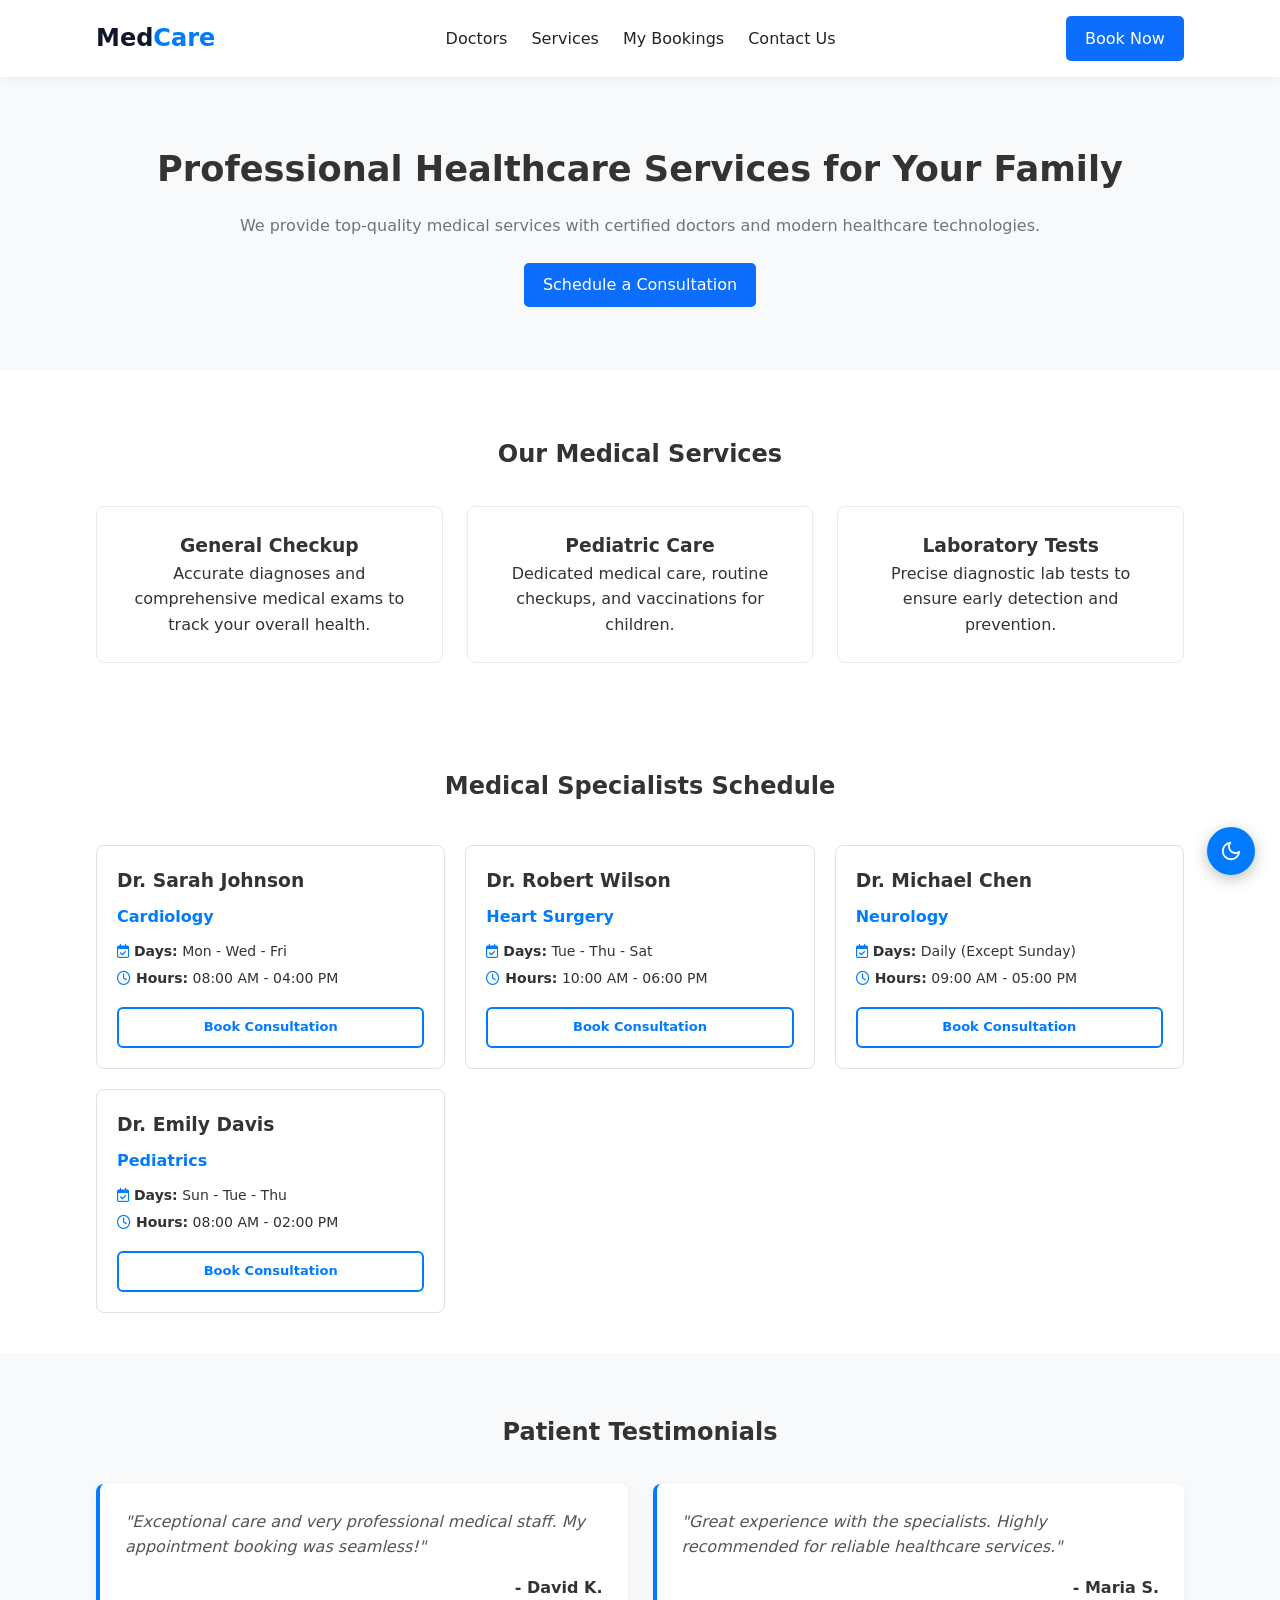
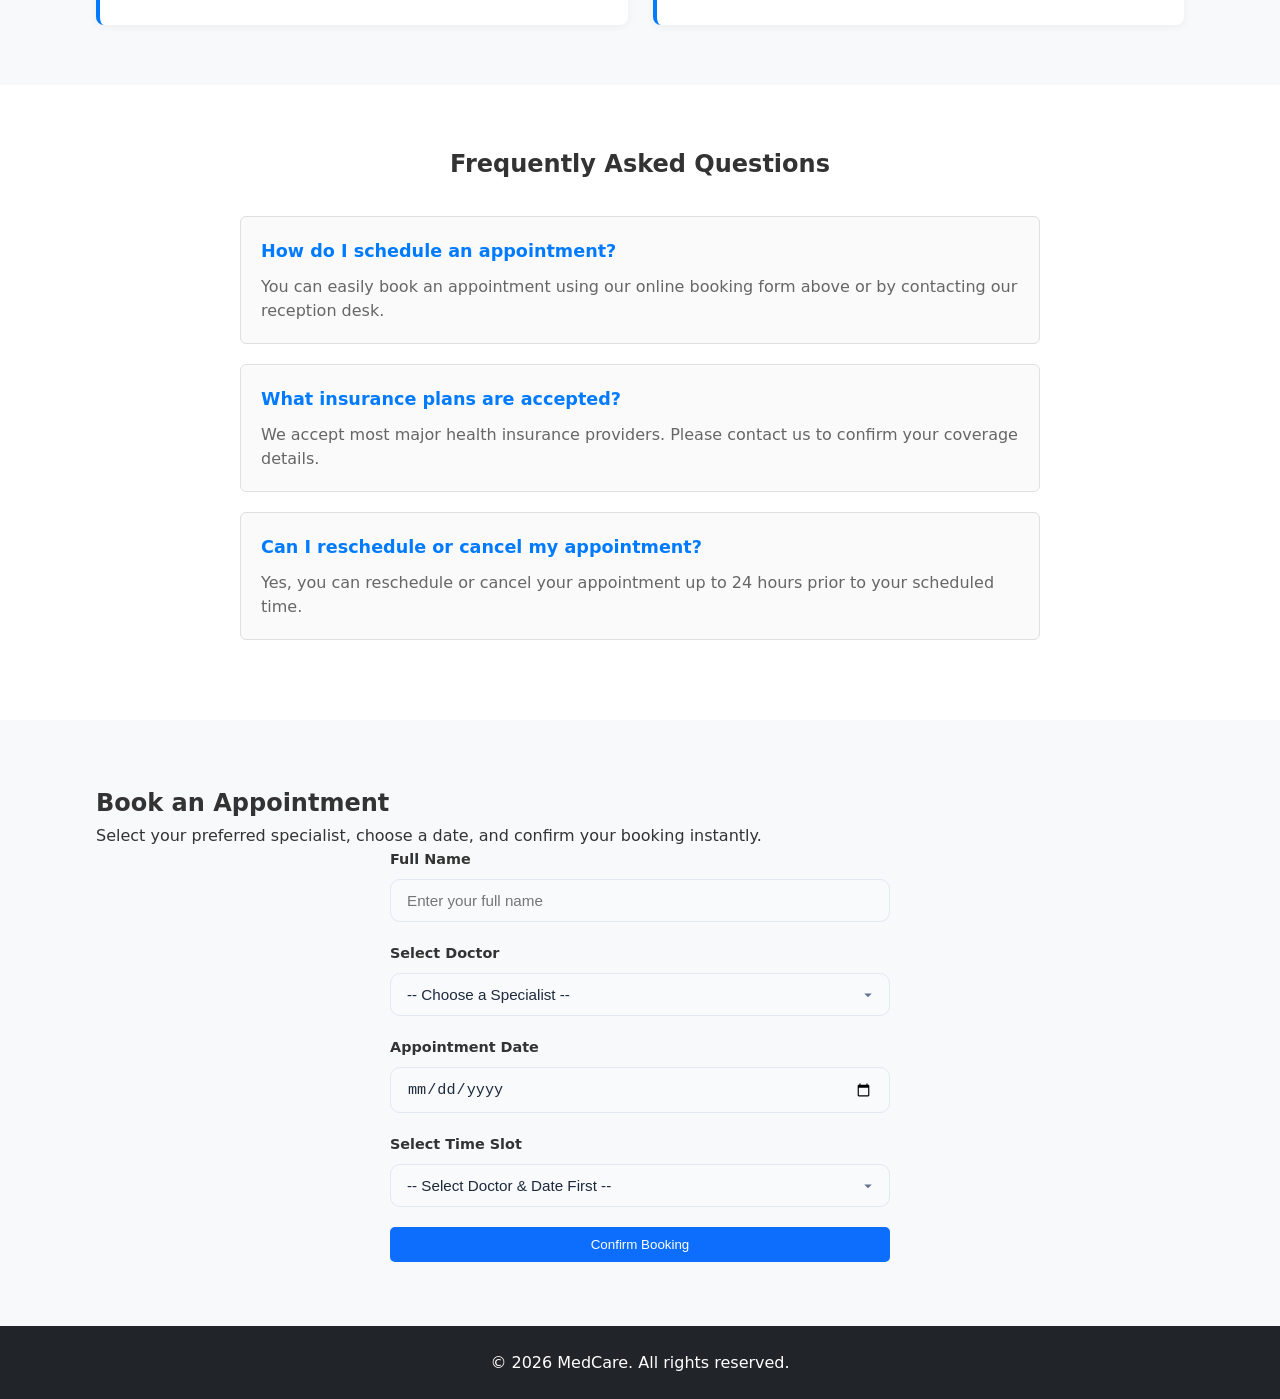
<file: index.html>
<!DOCTYPE html>
<html lang="en">
<head>
    <meta charset="UTF-8">
    <meta name="viewport" content="width=device-width, initial-scale=1.0">
    <title>MedCare - Healthcare & Medical Landing Page</title>
    
    <!-- CSS File -->
    <link rel="stylesheet" href="css/style.css">
    <!-- Font Awesome Icons -->
    <link rel="stylesheet" href="https://cdnjs.cloudflare.com/ajax/libs/font-awesome/6.4.0/css/all.min.css">
</head>
<body>

    <!-- ==========================================================================
       HEADER SECTION
       - Main navigation bar with brand logo and page links.
       ========================================================================== -->
    <header class="navbar">
        <div class="container">
            <a href="#" class="logo">Med<span>Care</span></a>
            <nav>
                <ul class="nav-links">
                    <li><a href="doctors.html">Doctors</a></li>
                    <li><a href="services.html">Services</a></li>
                    <li><a href="my-bookings.html">My Bookings</a></li>
                    <li><a href="contact.html">Contact Us</a></li>
                </ul>
            </nav>
            <div class="header-actions">
                <a href="#booking" class="btn btn-primary">Book Now</a>
            </div>
        </div>
    </header>

    <!-- ==========================================================================
       HERO SECTION
       - Main banner highlighting the healthcare services and value proposition.
       ========================================================================== -->
    <section id="hero" class="hero-section">
        <div class="container hero-content">
            <div class="hero-text">
                <h1>Professional Healthcare Services for Your Family</h1>
                <p>We provide top-quality medical services with certified doctors and modern healthcare technologies.</p>
                <a href="#booking" class="btn btn-primary">Schedule a Consultation</a>
            </div>
        </div>
    </section>

    <!-- ==========================================================================
       SERVICES SECTION
       - Showcases core medical departments and services offered.
       ========================================================================== -->
    <section id="services" class="services-section">
        <div class="container">
            <h2 class="section-title">Our Medical Services</h2>
            <div class="services-grid">
                <div class="service-card">
                    <h3>General Checkup</h3>
                    <p>Accurate diagnoses and comprehensive medical exams to track your overall health.</p>
                </div>
                <div class="service-card">
                    <h3>Pediatric Care</h3>
                    <p>Dedicated medical care, routine checkups, and vaccinations for children.</p>
                </div>
                <div class="service-card">
                    <h3>Laboratory Tests</h3>
                    <p>Precise diagnostic lab tests to ensure early detection and prevention.</p>
                </div>
            </div>
        </div>
    </section>

    <!-- ==========================================================================
       DOCTORS SCHEDULE GRID SECTION
       - Displays medical specialists, their schedule, and quick booking triggers.
       ========================================================================== -->
    <section class="doctors-table-section" style="padding: 40px 0;">
        <div class="container">
            <h2 style="text-align: center; margin-bottom: 25px;">Medical Specialists Schedule</h2>
            
            <div class="doctors-grid" style="display: grid; grid-template-columns: repeat(auto-fit, minmax(260px, 1fr)); gap: 20px;">
                
                <!-- Doctor 1 -->
                <div class="doctor-card service-card" style="padding: 20px; text-align: left;">
                    <h3 style="margin-bottom: 8px;">Dr. Sarah Johnson</h3>
                    <p style="color: #007bff; font-weight: 600; margin-bottom: 10px;">Cardiology</p>
                    <p style="font-size: 14px; margin-bottom: 5px;"><i class="fa-regular fa-calendar-check" style="margin-right: 5px; color: #007bff;"></i><strong>Days:</strong> Mon - Wed - Fri</p>
                    <p style="font-size: 14px; margin-bottom: 18px;"><i class="fa-regular fa-clock" style="margin-right: 5px; color: #007bff;"></i><strong>Hours:</strong> 08:00 AM - 04:00 PM</p>
                    <a href="#booking" class="btn btn-outline" style="display: block; text-align: center; text-decoration: none;" onclick="selectDoctorAndScroll('Dr. Sarah Johnson')">Book Consultation</a>
                </div>

                <!-- Doctor 2 -->
                <div class="doctor-card service-card" style="padding: 20px; text-align: left;">
                    <h3 style="margin-bottom: 8px;">Dr. Robert Wilson</h3>
                    <p style="color: #007bff; font-weight: 600; margin-bottom: 10px;">Heart Surgery</p>
                    <p style="font-size: 14px; margin-bottom: 5px;"><i class="fa-regular fa-calendar-check" style="margin-right: 5px; color: #007bff;"></i><strong>Days:</strong> Tue - Thu - Sat</p>
                    <p style="font-size: 14px; margin-bottom: 18px;"><i class="fa-regular fa-clock" style="margin-right: 5px; color: #007bff;"></i><strong>Hours:</strong> 10:00 AM - 06:00 PM</p>
                    <a href="#booking" class="btn btn-outline" style="display: block; text-align: center; text-decoration: none;" onclick="selectDoctorAndScroll('Dr. Robert Wilson')">Book Consultation</a>
                </div>

                <!-- Doctor 3 -->
                <div class="doctor-card service-card" style="padding: 20px; text-align: left;">
                    <h3 style="margin-bottom: 8px;">Dr. Michael Chen</h3>
                    <p style="color: #007bff; font-weight: 600; margin-bottom: 10px;">Neurology</p>
                    <p style="font-size: 14px; margin-bottom: 5px;"><i class="fa-regular fa-calendar-check" style="margin-right: 5px; color: #007bff;"></i><strong>Days:</strong> Daily (Except Sunday)</p>
                    <p style="font-size: 14px; margin-bottom: 18px;"><i class="fa-regular fa-clock" style="margin-right: 5px; color: #007bff;"></i><strong>Hours:</strong> 09:00 AM - 05:00 PM</p>
                    <a href="#booking" class="btn btn-outline" style="display: block; text-align: center; text-decoration: none;" onclick="selectDoctorAndScroll('Dr. Michael Chen')">Book Consultation</a>
                </div>

                <!-- Doctor 4 -->
                <div class="doctor-card service-card" style="padding: 20px; text-align: left;">
                    <h3 style="margin-bottom: 8px;">Dr. Emily Davis</h3>
                    <p style="color: #007bff; font-weight: 600; margin-bottom: 10px;">Pediatrics</p>
                    <p style="font-size: 14px; margin-bottom: 5px;"><i class="fa-regular fa-calendar-check" style="margin-right: 5px; color: #007bff;"></i><strong>Days:</strong> Sun - Tue - Thu</p>
                    <p style="font-size: 14px; margin-bottom: 18px;"><i class="fa-regular fa-clock" style="margin-right: 5px; color: #007bff;"></i><strong>Hours:</strong> 08:00 AM - 02:00 PM</p>
                    <a href="#booking" class="btn btn-outline" style="display: block; text-align: center; text-decoration: none;" onclick="selectDoctorAndScroll('Dr. Emily Davis')">Book Consultation</a>
                </div>

            </div>
        </div>
    </section>

    <!-- ==========================================================================
       TESTIMONIALS SECTION
       - Patient reviews and feedback.
       ========================================================================== -->
    <section id="testimonials" class="testimonials-section">
        <div class="container">
            <h2 class="section-title">Patient Testimonials</h2>
            <div class="testimonials-grid">
                <div class="testimonial-card">
                    <p class="review-text">"Exceptional care and very professional medical staff. My appointment booking was seamless!"</p>
                    <div class="patient-name">- David K.</div>
                </div>
                <div class="testimonial-card">
                    <p class="review-text">"Great experience with the specialists. Highly recommended for reliable healthcare services."</p>
                    <div class="patient-name">- Maria S.</div>
                </div>
            </div>
        </div>
    </section>

    <!-- ==========================================================================
       FAQ SECTION
       - Frequently asked questions about bookings and services.
       ========================================================================== -->
    <section id="faq" class="faq-section">
        <div class="container">
            <h2 class="section-title">Frequently Asked Questions</h2>
            <div class="faq-list">
                <div class="faq-item">
                    <h3 class="faq-question">How do I schedule an appointment?</h3>
                    <p class="faq-answer">You can easily book an appointment using our online booking form above or by contacting our reception desk.</p>
                </div>
                <div class="faq-item">
                    <h3 class="faq-question">What insurance plans are accepted?</h3>
                    <p class="faq-answer">We accept most major health insurance providers. Please contact us to confirm your coverage details.</p>
                </div>
                <div class="faq-item">
                    <h3 class="faq-question">Can I reschedule or cancel my appointment?</h3>
                    <p class="faq-answer">Yes, you can reschedule or cancel your appointment up to 24 hours prior to your scheduled time.</p>
                </div>
            </div>
        </div>
    </section>

<!-- ==========================================================================
   BOOKING SECTION
   - Interactive appointment booking
   ========================================== -->
<section id="booking" class="booking-section">
    <div class="container">
        
        <!-- Section Header -->
        <div class="section-header">
            <h2>Book an Appointment</h2>
            <p>Select your preferred specialist, choose a date, and confirm your booking instantly.</p>
        </div>

        <!-- Booking Card Wrapper -->
        <div class="booking-card-wrapper">
            <form id="appointmentForm" class="appointment-form" novalidate>
                
                <!-- Full Name Field (autocomplete="off" removes the popup dropdown) -->
                <div class="form-group">
                    <label for="fullName">Full Name</label>
                    <input type="text" id="fullName" name="fullName" class="form-control" required placeholder="Enter your full name" autocomplete="off">
                </div>

                <!-- Select Doctor Field -->
                <div class="form-group">
                    <label for="doctorSelect">Select Doctor</label>
                    <select id="doctorSelect" name="doctorSelect" class="form-control" required>
                        <option value="" disabled selected>-- Choose a Specialist --</option>
                        <option value="Dr. Sarah Johnson">Dr. Sarah Johnson - Cardiology</option>
                        <option value="Dr. Robert Wilson">Dr. Robert Wilson - Heart Surgery</option>
                        <option value="Dr. Michael Chen">Dr. Michael Chen - Neurology</option>
                        <option value="Dr. Emily Davis">Dr. Emily Davis - Pediatrics</option>
                    </select>
                </div>

                <!-- Appointment Date Field -->
                <div class="form-group">
                    <label for="appointmentDate">Appointment Date</label>
                    <input type="date" id="appointmentDate" name="appointmentDate" class="form-control" required>
                </div>

                <!-- Time Slots Field -->
                <div class="form-group">
                    <label for="appointmentTime">Select Time Slot</label>
                    <select id="appointmentTime" name="appointmentTime" class="form-control" required>
                        <option value="" disabled selected>-- Select Doctor & Date First --</option>
                    </select>
                </div>

                <!-- Submit Button -->
                <button type="submit" id="submitBtn" class="btn btn-primary btn-block">Confirm Booking</button>
                
                <!-- Dynamic Alert Box -->
                <div id="bookingAlert" class="booking-alert"></div>
            
            </form>
        </div>

    </div>
</section>

    <!-- ==========================================================================
       FOOTER SECTION
       - Copyright and footer links.
       ========================================================================== -->
    <footer class="footer">
        <div class="container">
            <p>&copy; 2026 MedCare. All rights reserved.</p>
        </div>
    </footer>

    <!-- Main JavaScript File -->
    <script src="js/main.js"></script>
</body>
</html>
</file>
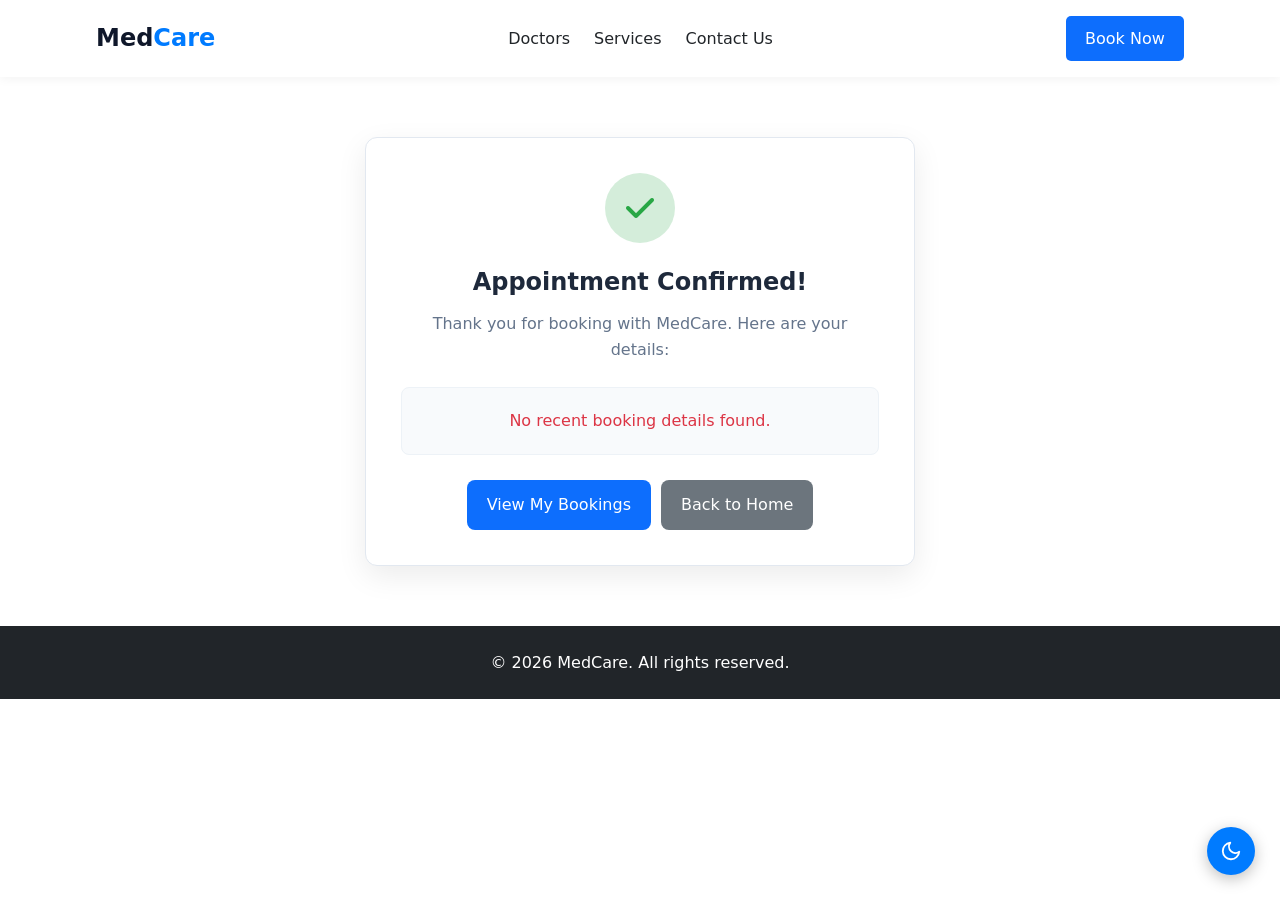
<file: confirmation.html>
<!DOCTYPE html>
<html lang="en">
<head>
    <meta charset="UTF-8">
    <meta name="viewport" content="width=device-width, initial-scale=1.0">
    <title>Booking Confirmation - MedCare</title>

    <!-- Font Awesome Icons -->
    <link rel="stylesheet" href="https://cdnjs.cloudflare.com/ajax/libs/font-awesome/6.4.0/css/all.min.css">
    
    <!-- Main CSS Link -->
    <link rel="stylesheet" href="css/style.css">

    <!-- Page Specific Internal Styles -->
    <style>
        .confirmation-card {
            max-width: 550px;
            margin: 60px auto;
            padding: 35px;
            border-radius: 12px;
            box-shadow: 0 10px 30px rgba(0,0,0,0.08);
            border: 1px solid var(--border-color, #e2e8f0);
            text-align: center;
        }
        .icon-success {
            width: 70px;
            height: 70px;
            background: #d4edda;
            color: #28a745;
            border-radius: 50%;
            display: flex;
            align-items: center;
            justify-content: center;
            font-size: 32px;
            margin: 0 auto 20px;
        }
        .details-list {
            text-align: left;
            padding: 20px;
            border-radius: 8px;
            margin: 25px 0;
            border: 1px solid #edf2f7;
        }
        .details-item {
            display: flex;
            justify-content: space-between;
            padding: 8px 0;
            border-bottom: 1px solid #e2e8f0;
        }
        .details-item:last-child {
            border-bottom: none;
        }
        .details-label {
            font-weight: 600;
        }
        .details-value {
            font-weight: 700;
        }
    </style>
</head>
<body>

<!-- ==========================================
   HEADER SECTION
   ========================================== -->
<header class="navbar">
    <div class="container">
        <!-- Logo -->
        <a href="index.html" class="logo">
            Med<span>Care</span>
        </a>

        <!-- Navigation Links -->
        <nav>
            <ul class="nav-links">
                <li><a href="doctors.html">Doctors</a></li>
                <li><a href="services.html">Services</a></li>
                <li><a href="contact.html">Contact Us</a></li>
            </ul>
        </nav>

        <!-- Header Action Button -->
        <div class="header-actions">
            <a href="index.html#booking" class="btn btn-primary">Book Now</a>
        </div>
    </div>
</header>

<!-- ==========================================
   CONFIRMATION CONTENT SECTION
   ========================================== -->
<section class="confirmation-section">
    <div class="container">
        <div class="confirmation-card service-card">
            <div class="icon-success"><i class="fa-solid fa-check"></i></div>
            <h2 class="confirmation-title">Appointment Confirmed!</h2>
            <p class="confirmation-subtitle">Thank you for booking with MedCare. Here are your details:</p>

            <!-- Dynamic Details List Container -->
            <div class="details-list" id="bookingDetails">
                <!-- Data will be inserted dynamically via JavaScript -->
            </div>

            <!-- Action Buttons -->
            <div style="display: flex; gap: 10px; justify-content: center; flex-wrap: wrap;">
                <a href="my-bookings.html" class="btn btn-primary" style="display: inline-block; text-decoration: none; padding: 12px 20px; border-radius: 8px;">View My Bookings</a>
                <a href="index.html" class="btn" style="display: inline-block; text-decoration: none; padding: 12px 20px; border-radius: 8px; background: #6c757d; color: white;">Back to Home</a>
            </div>
        </div>
    </div>
</section>

<!-- ==========================================
   FOOTER SECTION
   ========================================== -->
<footer class="footer" style="margin-top: 50px;">
    <div class="container">
        <p>&copy; 2026 MedCare. All rights reserved.</p>
    </div>
</footer>

<!-- ==========================================
   PAGE SCRIPTS
   ========================================== -->
<script>
    document.addEventListener('DOMContentLoaded', () => {
        // Retrieve the latest booking data from localStorage or sessionStorage
        const bookingData = JSON.parse(localStorage.getItem('latestBooking')) || JSON.parse(sessionStorage.getItem('latest_booking'));
        const detailsContainer = document.getElementById('bookingDetails');

        if (bookingData && detailsContainer) {
            const patientName = bookingData.fullName || bookingData.patientName || 'N/A';
            detailsContainer.innerHTML = `
                <div class="details-item">
                    <span class="details-label">Patient Name:</span>
                    <span class="details-value">${patientName}</span>
                </div>
                <div class="details-item">
                    <span class="details-label">Doctor:</span>
                    <span class="details-value">${bookingData.doctor}</span>
                </div>
                <div class="details-item">
                    <span class="details-label">Date:</span>
                    <span class="details-value">${bookingData.date}</span>
                </div>
                <div class="details-item">
                    <span class="details-label">Time:</span>
                    <span class="details-value">${bookingData.time}</span>
                </div>
            `;
        } else if (detailsContainer) {
            detailsContainer.innerHTML = `<p style="text-align:center; color:#dc3545;">No recent booking details found.</p>`;
        }
    });
</script>

<!-- Unified Main Script (Handles Floating Dark Mode Toggle) -->
<script src="js/main.js"></script>
</body>
</html>
</file>
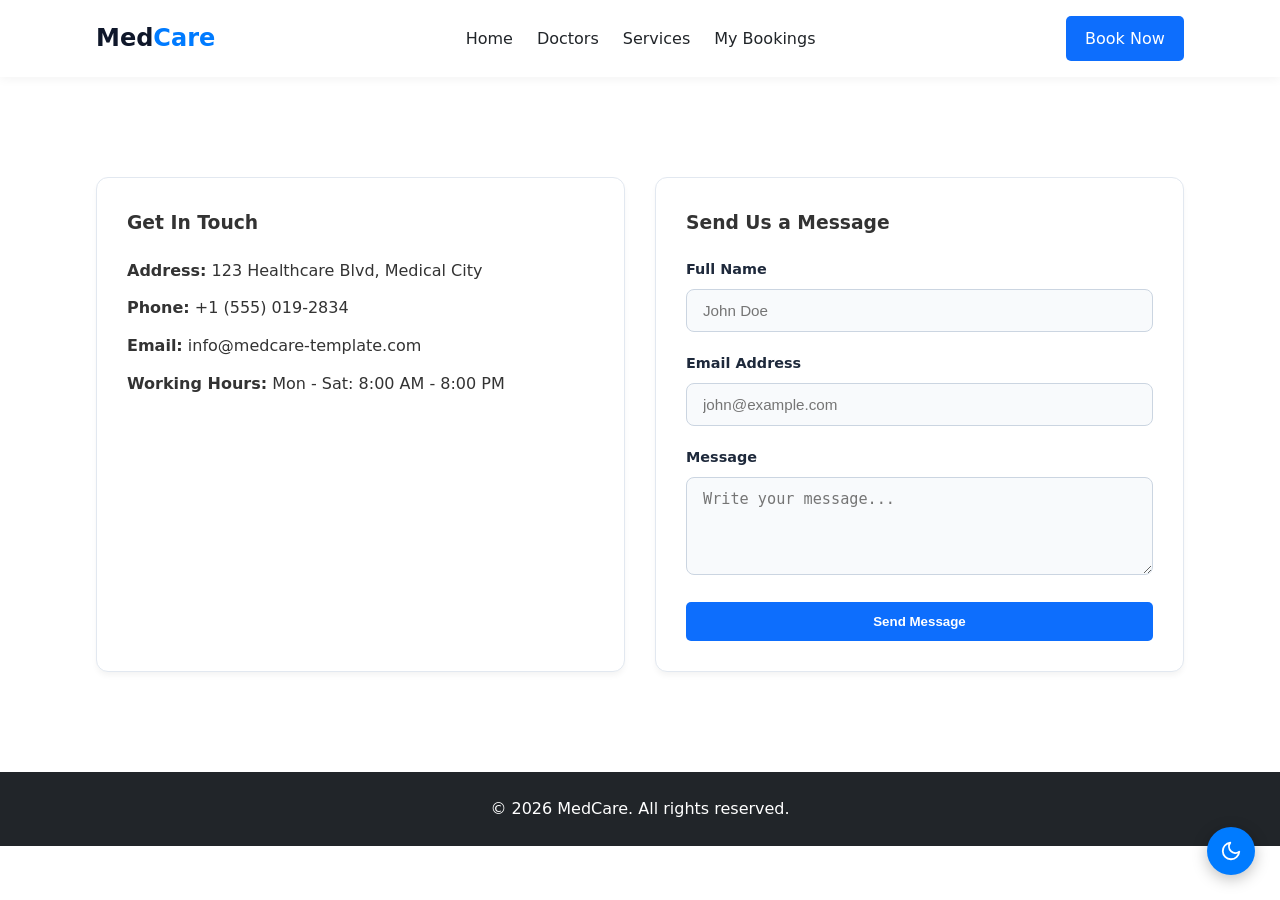
<file: contact.html>
<!DOCTYPE html>
<html lang="en">
<head>
    <meta charset="UTF-8">
    <meta name="viewport" content="width=device-width, initial-scale=1.0">
    <title>Contact Us - MedCare</title>
    
    <!-- Font Awesome Link -->
    <link rel="stylesheet" href="https://cdnjs.cloudflare.com/ajax/libs/font-awesome/6.4.0/css/all.min.css">
    
    <!-- Main CSS Link -->
    <link rel="stylesheet" href="css/style.css">

    <!-- Page Specific Styles with Full Dark Mode Support -->
    <style>
        .page-header { background: #007bff; color: #fff; padding: 40px 0; text-align: center; }
        .contact-wrapper { display: grid; grid-template-columns: repeat(auto-fit, minmax(300px, 1fr)); gap: 30px; margin: 40px 0; }
        
        .contact-info, .contact-form-box { 
            padding: 30px; 
            border-radius: 12px; 
            background: #fff; 
            border: 1px solid #e2e8f0; 
            box-shadow: 0 4px 6px -1px rgba(0,0,0,0.05); 
            transition: background-color 0.3s ease, border-color 0.3s ease, color 0.3s ease;
        }
        
        .form-group { margin-bottom: 20px; }
        .form-group label { display: block; margin-bottom: 8px; font-weight: 600; font-size: 0.9rem; color: #1e293b; }
        
        .form-group input, .form-group textarea { 
            width: 100%; 
            padding: 12px 16px; 
            border: 1.5px solid #cbd5e1; 
            border-radius: 8px; 
            font-size: 0.95rem; 
            box-sizing: border-box; 
            transition: all 0.3s ease; 
            outline: none; 
            background-color: #f8fafc; 
            color: #1e293b;
        }
        
        .form-group input:focus, .form-group textarea:focus { 
            border-color: #007bff; 
            background-color: #fff; 
            box-shadow: 0 0 0 3px rgba(0,123,255,0.15); 
        }
        
        /* Modern Alert Styling */
        .form-alert {
            display: none;
            margin-top: 15px;
            padding: 12px 16px;
            border-radius: 8px;
            font-size: 0.9rem;
            font-weight: 500;
            text-align: center;
        }
        .form-alert.error {
            background-color: #fee2e2;
            color: #dc2626;
            border: 1px solid #fecaca;
        }
        .form-alert.success {
            background-color: #dcfce7;
            color: #16a34a;
            border: 1px solid #bbf7d0;
        }

        /* DARK MODE OVERRIDES FOR CONTACT PAGE */
        body.dark-mode .contact-info, 
        body.dark-mode .contact-form-box {
            background-color: #1e293b !important;
            border-color: #334155 !important;
            color: #f8fafc !important;
        }

        body.dark-mode .contact-info h3,
        body.dark-mode .contact-form-box h3,
        body.dark-mode .contact-info p,
        body.dark-mode .form-group label {
            color: #f1f5f9 !important;
        }

        body.dark-mode .form-group input,
        body.dark-mode .form-group textarea {
            background-color: #0f172a !important;
            color: #ffffff !important;
            border-color: #334155 !important;
        }
    </style>
</head>
<body>

<!-- ==========================================
   HEADER SECTION
   ========================================== -->
<header class="navbar">
    <div class="container">
        <!-- Logo -->
        <a href="index.html" class="logo">
            Med<span>Care</span>
        </a>

        <!-- Navigation Links -->
        <nav>
            <ul class="nav-links">
                <li><a href="index.html">Home</a></li>
                <li><a href="doctors.html">Doctors</a></li>
                <li><a href="services.html">Services</a></li>
                <li><a href="my-bookings.html">My Bookings</a></li>
            </ul>
        </nav>

        <!-- Header Action Button -->
        <div class="header-actions">
            <a href="index.html#booking" class="btn btn-primary">Book Now</a>
        </div>
    </div>
</header>

<!-- ==========================================
   CONTACT SECTION
   ========================================== -->
<section class="contact-section" style="padding: 60px 0;">
    <div class="container">
        <div class="contact-wrapper">
            <!-- Contact Information Box -->
            <div class="contact-info">
                <h3 style="margin-bottom: 20px;">Get In Touch</h3>
                <p style="margin-bottom: 12px;"><strong>Address:</strong> 123 Healthcare Blvd, Medical City</p>
                <p style="margin-bottom: 12px;"><strong>Phone:</strong> +1 (555) 019-2834</p>
                <p style="margin-bottom: 12px;"><strong>Email:</strong> info@medcare-template.com</p>
                <p><strong>Working Hours:</strong> Mon - Sat: 8:00 AM - 8:00 PM</p>
            </div>

            <!-- Contact Form Box -->
            <div class="contact-form-box">
                <h3 style="margin-bottom: 20px;">Send Us a Message</h3>
                <form id="contactForm" novalidate>
                    <div class="form-group">
                        <label>Full Name</label>
                        <input type="text" id="contactName" required placeholder="John Doe">
                    </div>
                    <div class="form-group">
                        <label>Email Address</label>
                      
                        <input type="text" id="contactEmail" required placeholder="john@example.com">
                    </div>
                    <div class="form-group">
                        <label>Message</label>
                        <textarea id="contactMessage" rows="4" required placeholder="Write your message..."></textarea>
                    </div>
                    <button type="submit" class="btn btn-primary" style="width: 100%; padding: 12px; font-weight: 600;">Send Message</button>
                    
                    <!-- Single Alert Box -->
                    <div id="contactAlert" class="form-alert"></div>
                </form>
            </div>
        </div>
    </div>
</section>

<!-- ==========================================
   FOOTER SECTION
   ========================================== -->
<footer class="footer">
    <div class="container">
        <p>&copy; 2026 MedCare. All rights reserved.</p>
    </div>
</footer>

<!-- Form Validation Script -->
<script>
    document.getElementById('contactForm').addEventListener('submit', function(e) {
        e.preventDefault();
        e.stopImmediatePropagation();

        const name = document.getElementById('contactName').value.trim();
        const email = document.getElementById('contactEmail').value.trim();
        const message = document.getElementById('contactMessage').value.trim();
        const alertBox = document.getElementById('contactAlert');

        alertBox.style.display = 'none';

        // 1. Check empty fields
        if (!name || !email || !message) {
            alertBox.style.display = 'block';
            alertBox.className = 'form-alert error';
            alertBox.textContent = 'Please fill in all required fields.';
            return;
        }

        // 2. Strict Email Validation
        const emailRegex = /^[a-zA-Z0-9._%+-]+@[a-zA-Z0-9.-]+\.[a-zA-Z]{2,}$/;
        if (!emailRegex.test(email)) {
            alertBox.style.display = 'block';
            alertBox.className = 'form-alert error';
            alertBox.textContent = 'Please enter a valid email address (e.g., example@domain.com).';
            return;
        }

        // 3. Success Message & Auto-Hide
        alertBox.style.display = 'block';
        alertBox.className = 'form-alert success';
        alertBox.textContent = 'Your message has been sent successfully!';
        this.reset();

        setTimeout(function() {
            alertBox.style.display = 'none';
        }, 4000);
    });
</script>

<!-- Link to Main Script -->
<script src="js/main.js"></script>
</body>
</html>
</file>
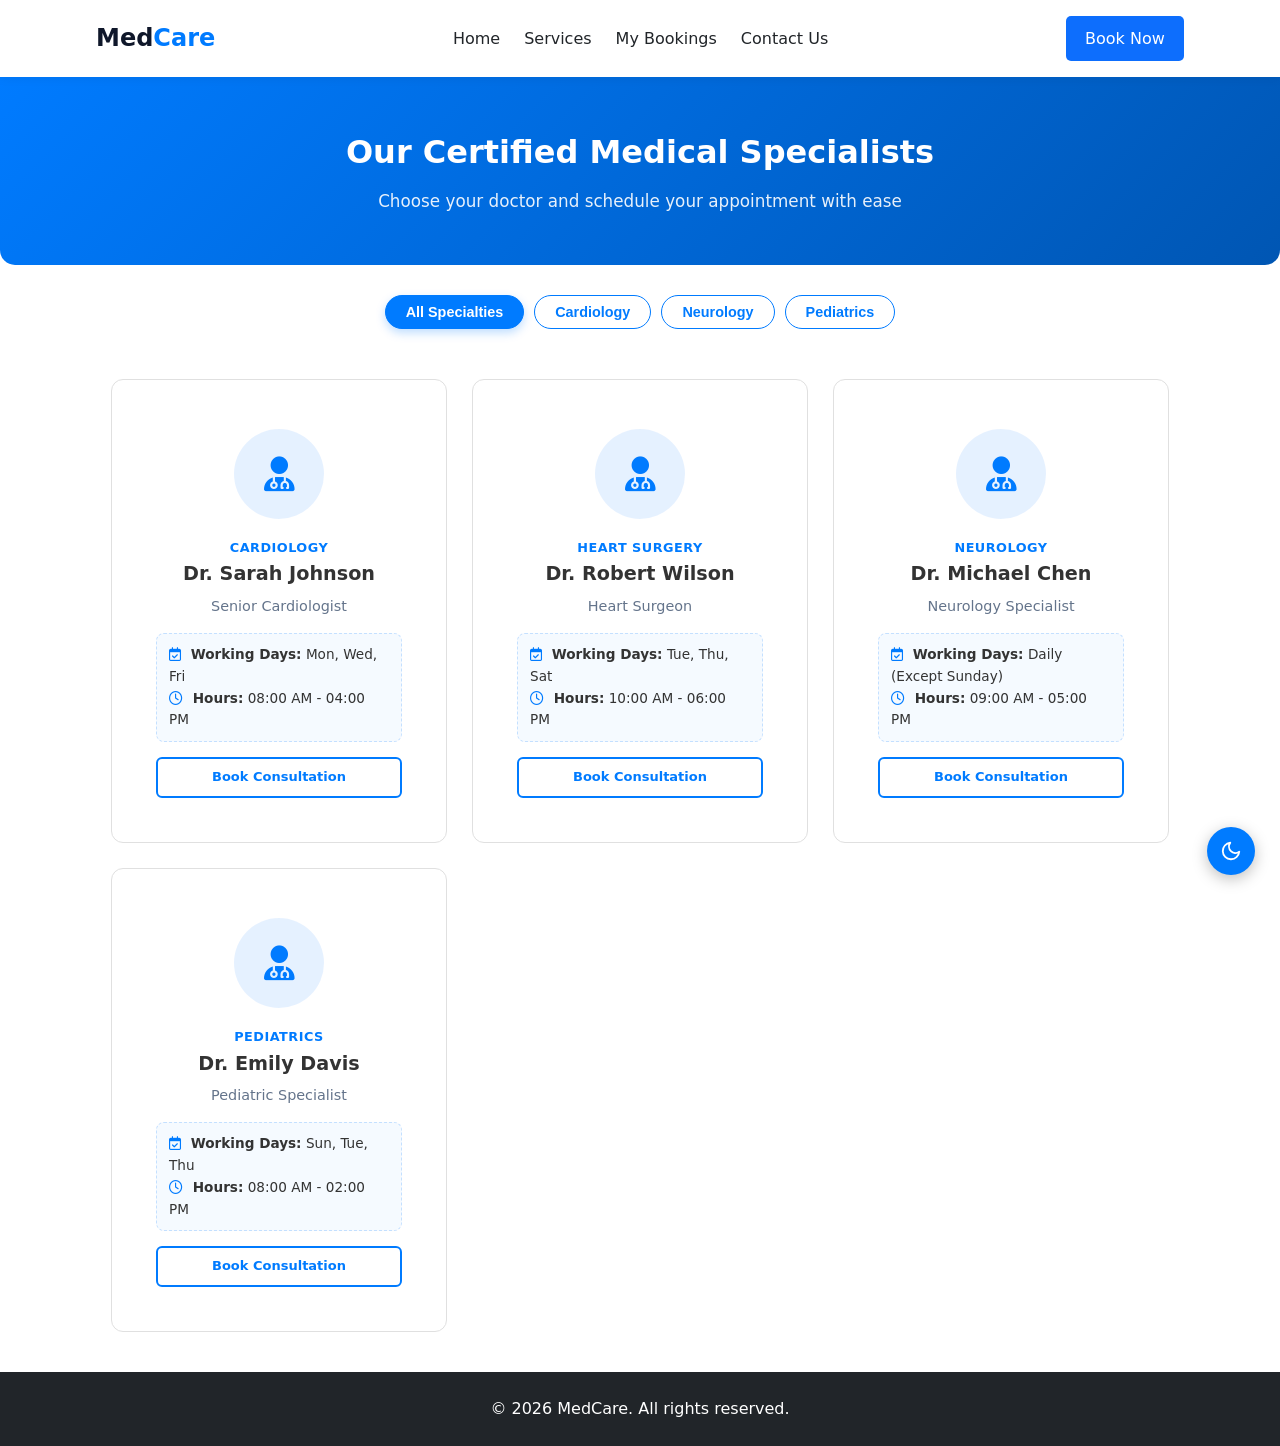
<file: doctors.html>
<!DOCTYPE html>
<html lang="en">
<head>
    <meta charset="UTF-8">
    <meta name="viewport" content="width=device-width, initial-scale=1.0">
    <title>Meet Our Specialists - MedCare</title>
    
    <!-- Main CSS Link -->
    <link rel="stylesheet" href="css/style.css">

    <!-- Font Awesome Icons -->
    <link rel="stylesheet" href="https://cdnjs.cloudflare.com/ajax/libs/font-awesome/6.4.0/css/all.min.css">

    <!-- Page Specific Internal Styles -->
    <style>
        .page-header {
            background: linear-gradient(135deg, #007bff, #0056b3);
            color: #ffffff;
            padding: 50px 0;
            text-align: center;
            border-radius: 0 0 15px 15px;
            margin-bottom: 30px;
        }
        .filter-container {
            display: flex;
            justify-content: center;
            gap: 10px;
            margin: 20px 0 35px 0;
            flex-wrap: wrap;
        }
        .filter-btn {
            padding: 8px 20px;
            border: 1px solid #007bff;
            background: transparent;
            color: #007bff;
            border-radius: 20px;
            cursor: pointer;
            font-weight: 600;
            font-size: 0.9rem;
            transition: all 0.3s ease;
        }
        .filter-btn.active, .filter-btn:hover {
            background: #007bff;
            color: #ffffff;
            box-shadow: 0 4px 10px rgba(0, 123, 255, 0.25);
        }
        .doctors-grid {
            display: grid;
            grid-template-columns: repeat(auto-fit, minmax(260px, 1fr));
            gap: 25px;
            padding: 10px 0 40px 0;
        }
        .doctor-card {
            border-radius: 12px;
            overflow: hidden;
            text-align: center;
            transition: transform 0.3s ease, box-shadow 0.3s ease;
            display: flex;
            flex-direction: column;
            justify-content: space-between;
        }
        .doctor-card:hover { 
            transform: translateY(-6px); 
        }
        .doctor-img-avatar {
            width: 90px;
            height: 90px;
            background: rgba(0, 123, 255, 0.1);
            color: #007bff;
            border-radius: 50%;
            display: flex;
            align-items: center;
            justify-content: center;
            font-size: 2.2rem;
            margin: 25px auto 15px auto;
        }
        .doctor-info { 
            padding: 0 20px 20px 20px; 
        }
        .doctor-dept {
            color: #007bff;
            font-size: 0.8rem;
            font-weight: 700;
            text-transform: uppercase;
            letter-spacing: 0.5px;
        }
        .doctor-name { 
            margin: 8px 0 4px; 
            font-size: 1.2rem; 
        }
        .schedule-box {
            background: rgba(0, 123, 255, 0.04);
            border-radius: 8px;
            padding: 10px 12px;
            margin: 15px 0;
            text-align: left;
            font-size: 0.85rem;
            line-height: 1.6;
            border: 1px dashed rgba(0, 123, 255, 0.2);
        }
        
        /* Dark Mode Compatibility for Doctors Page */
        body.dark-mode .doctor-img-avatar {
            background: rgba(56, 189, 248, 0.15);
            color: #38bdf8;
        }
        body.dark-mode .filter-btn {
            border-color: #38bdf8;
            color: #38bdf8;
        }
        body.dark-mode .filter-btn.active, body.dark-mode .filter-btn:hover {
            background: #38bdf8;
            color: #0f172a;
        }
        body.dark-mode .schedule-box {
            background: rgba(255, 255, 255, 0.03);
            border-color: rgba(255, 255, 255, 0.1);
        }
    </style>
</head>
<body>

<!-- ==========================================
   HEADER SECTION
   ========================================== -->
<header class="navbar">
    <div class="container">
        <!-- Logo -->
        <a href="index.html" class="logo">
            Med<span>Care</span>
        </a>

        <!-- Navigation Links -->
        <nav>
            <ul class="nav-links">
                <li><a href="index.html">Home</a></li>
                <li><a href="services.html">Services</a></li>
                <li><a href="my-bookings.html">My Bookings</a></li>
                <li><a href="contact.html">Contact Us</a></li>
            </ul>
        </nav>

        <!-- Header Action Button -->
        <div class="header-actions">
            <a href="index.html#booking" class="btn btn-primary">Book Now</a>
        </div>
    </div>
</header>

<!-- ==========================================
   PAGE HEADER BANNER
   ========================================== -->
<div class="page-header">
    <div class="container">
        <h1 style="margin-bottom: 10px;">Our Certified Medical Specialists</h1>
        <p style="opacity: 0.9; font-size: 1.05rem;">Choose your doctor and schedule your appointment with ease</p>
    </div>
</div>

<!-- ==========================================
   DOCTORS FILTER & GRID SECTION
   ========================================== -->
<div class="container" style="padding: 0 15px;">
    
    <!-- Filter Buttons -->
    <div class="filter-container">
        <button class="filter-btn active" data-filter="all">All Specialties</button>
        <button class="filter-btn" data-filter="cardiology">Cardiology</button>
        <button class="filter-btn" data-filter="neurology">Neurology</button>
        <button class="filter-btn" data-filter="pediatrics">Pediatrics</button>
    </div>

    <!-- Doctors Grid -->
    <div class="doctors-grid">
        
        <!-- Doctor 1 -->
        <div class="doctor-card service-card" data-category="cardiology">
            <div class="doctor-img-avatar">
                <i class="fa-solid fa-user-doctor"></i>
            </div>
            <div class="doctor-info">
                <span class="doctor-dept">Cardiology</span>
                <h3 class="doctor-name">Dr. Sarah Johnson</h3>
                <p style="font-size: 0.9rem; color: #64748b;">Senior Cardiologist</p>
                
                <div class="schedule-box">
                    <p><strong><i class="fa-regular fa-calendar-check" style="color:#007bff; margin-right:5px;"></i> Working Days:</strong> Mon, Wed, Fri</p>
                    <p><strong><i class="fa-regular fa-clock" style="color:#007bff; margin-right:5px;"></i> Hours:</strong> 08:00 AM - 04:00 PM</p>
                </div>

                <a href="index.html#booking" class="btn btn-outline" style="display:block; text-decoration:none;" onclick="redirectToBookingWithDoctor('Dr. Sarah Johnson')">Book Consultation</a>
            </div>
        </div>

        <!-- Doctor 2 -->
        <div class="doctor-card service-card" data-category="cardiology">
            <div class="doctor-img-avatar">
                <i class="fa-solid fa-user-doctor"></i>
            </div>
            <div class="doctor-info">
                <span class="doctor-dept">Heart Surgery</span>
                <h3 class="doctor-name">Dr. Robert Wilson</h3>
                <p style="font-size: 0.9rem; color: #64748b;">Heart Surgeon</p>

                <div class="schedule-box">
                    <p><strong><i class="fa-regular fa-calendar-check" style="color:#007bff; margin-right:5px;"></i> Working Days:</strong> Tue, Thu, Sat</p>
                    <p><strong><i class="fa-regular fa-clock" style="color:#007bff; margin-right:5px;"></i> Hours:</strong> 10:00 AM - 06:00 PM</p>
                </div>

                <a href="index.html#booking" class="btn btn-outline" style="display:block; text-decoration:none;" onclick="redirectToBookingWithDoctor('Dr. Robert Wilson')">Book Consultation</a>
            </div>
        </div>

        <!-- Doctor 3 -->
        <div class="doctor-card service-card" data-category="neurology">
            <div class="doctor-img-avatar">
                <i class="fa-solid fa-user-doctor"></i>
            </div>
            <div class="doctor-info">
                <span class="doctor-dept">Neurology</span>
                <h3 class="doctor-name">Dr. Michael Chen</h3>
                <p style="font-size: 0.9rem; color: #64748b;">Neurology Specialist</p>

                <div class="schedule-box">
                    <p><strong><i class="fa-regular fa-calendar-check" style="color:#007bff; margin-right:5px;"></i> Working Days:</strong> Daily (Except Sunday)</p>
                    <p><strong><i class="fa-regular fa-clock" style="color:#007bff; margin-right:5px;"></i> Hours:</strong> 09:00 AM - 05:00 PM</p>
                </div>

                <a href="index.html#booking" class="btn btn-outline" style="display:block; text-decoration:none;" onclick="redirectToBookingWithDoctor('Dr. Michael Chen')">Book Consultation</a>
            </div>
        </div>

        <!-- Doctor 4 -->
        <div class="doctor-card service-card" data-category="pediatrics">
            <div class="doctor-img-avatar">
                <i class="fa-solid fa-user-doctor"></i>
            </div>
            <div class="doctor-info">
                <span class="doctor-dept">Pediatrics</span>
                <h3 class="doctor-name">Dr. Emily Davis</h3>
                <p style="font-size: 0.9rem; color: #64748b;">Pediatric Specialist</p>

                <div class="schedule-box">
                    <p><strong><i class="fa-regular fa-calendar-check" style="color:#007bff; margin-right:5px;"></i> Working Days:</strong> Sun, Tue, Thu</p>
                    <p><strong><i class="fa-regular fa-clock" style="color:#007bff; margin-right:5px;"></i> Hours:</strong> 08:00 AM - 02:00 PM</p>
                </div>

                <a href="index.html#booking" class="btn btn-outline" style="display:block; text-decoration:none;" onclick="redirectToBookingWithDoctor('Dr. Emily Davis')">Book Consultation</a>
            </div>
        </div>

    </div>
</div>

<!-- ==========================================
   FOOTER SECTION
   ========================================== -->
<footer class="footer">
    <div class="container">
        <p>&copy; 2026 MedCare. All rights reserved.</p>
    </div>
</footer>

<!-- ==========================================
   PAGE SCRIPTS
   ========================================== -->
<script>
    document.addEventListener('DOMContentLoaded', () => {
        const filterBtns = document.querySelectorAll('.filter-btn');
        const doctorCards = document.querySelectorAll('.doctor-card');

        filterBtns.forEach(btn => {
            btn.addEventListener('click', () => {
                filterBtns.forEach(b => b.classList.remove('active'));
                btn.classList.add('active');

                const filter = btn.getAttribute('data-filter');

                doctorCards.forEach(card => {
                    if (filter === 'all' || card.getAttribute('data-category') === filter) {
                        card.style.display = 'flex';
                    } else {
                        card.style.display = 'none';
                    }
                });
            });
        });
    });

    // Save selected doctor to localStorage for auto-selection in booking form
    function redirectToBookingWithDoctor(doctorName) {
        localStorage.setItem('selectedDoctorForBooking', doctorName);
    }
</script>

<!-- Unified Main Script (Handles Floating Dark Mode & Core Logic) -->
<script src="js/main.js"></script>
</body>
</html>
</file>
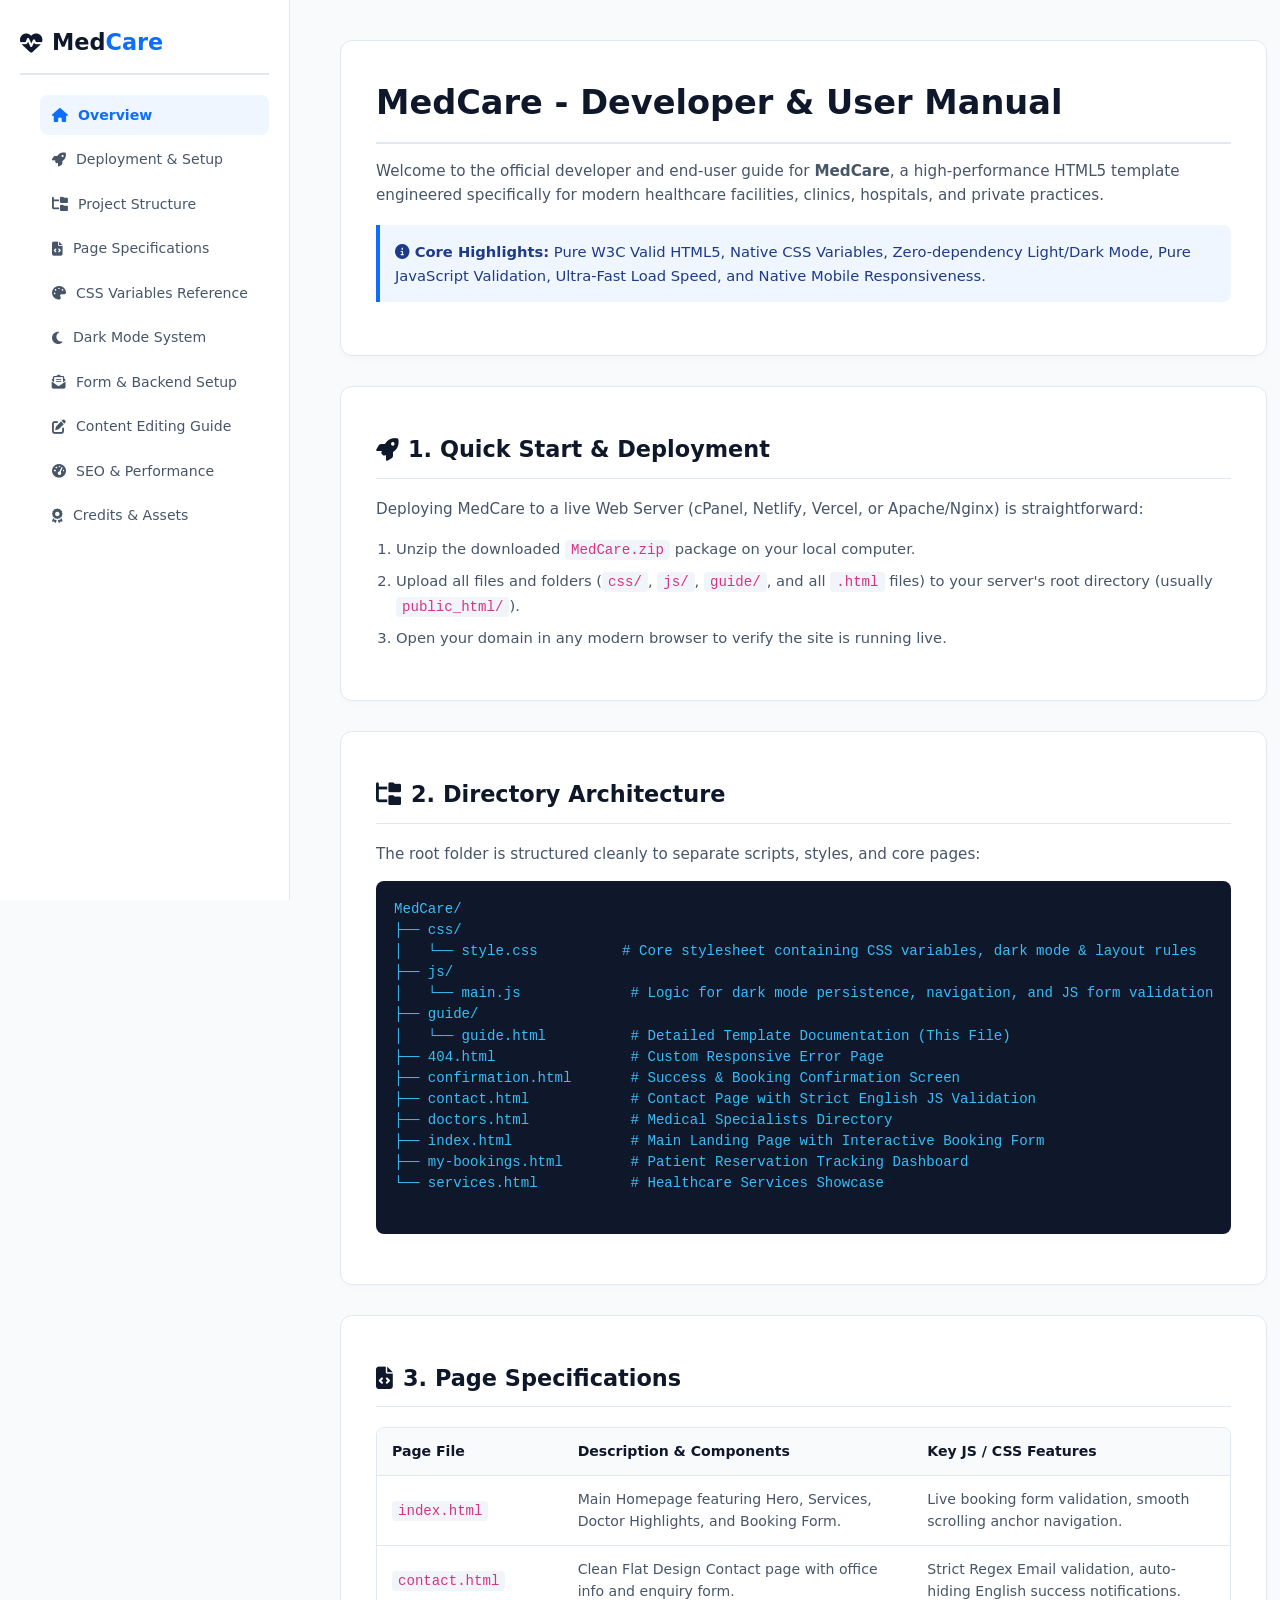
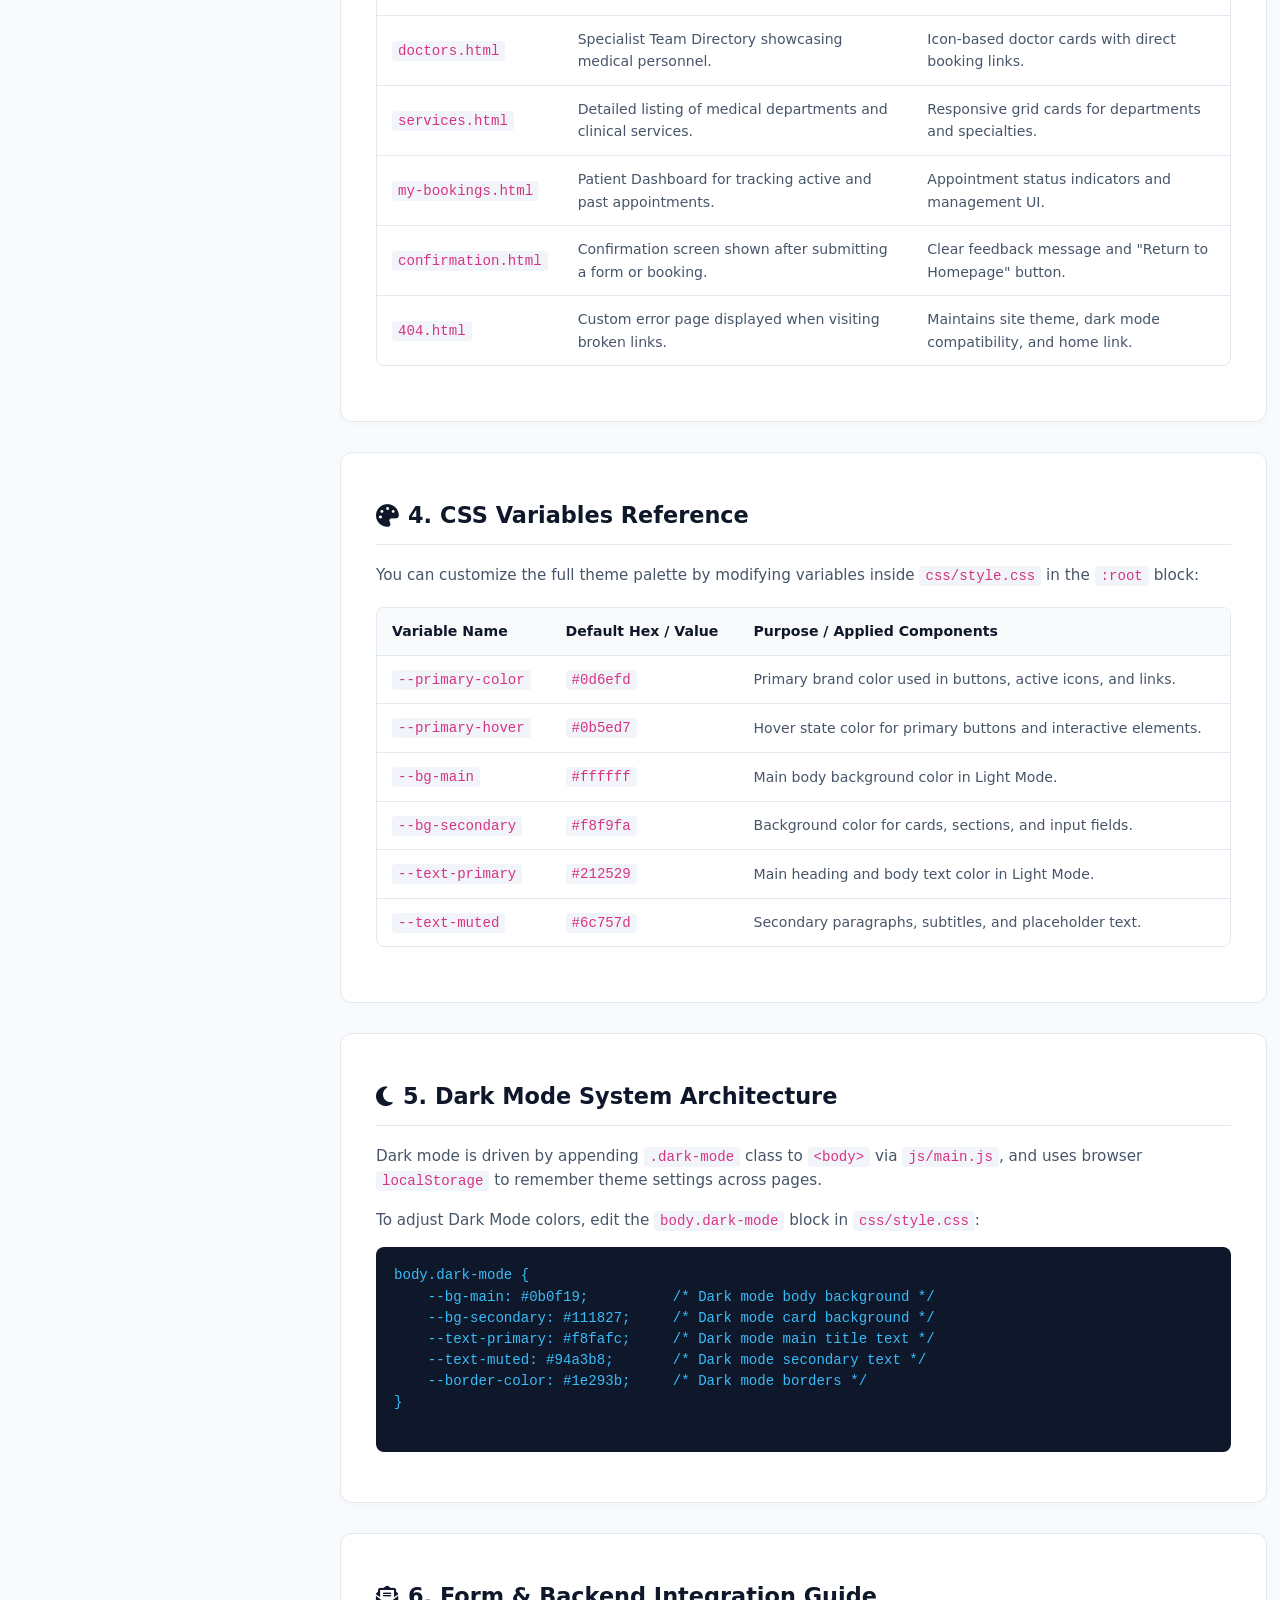
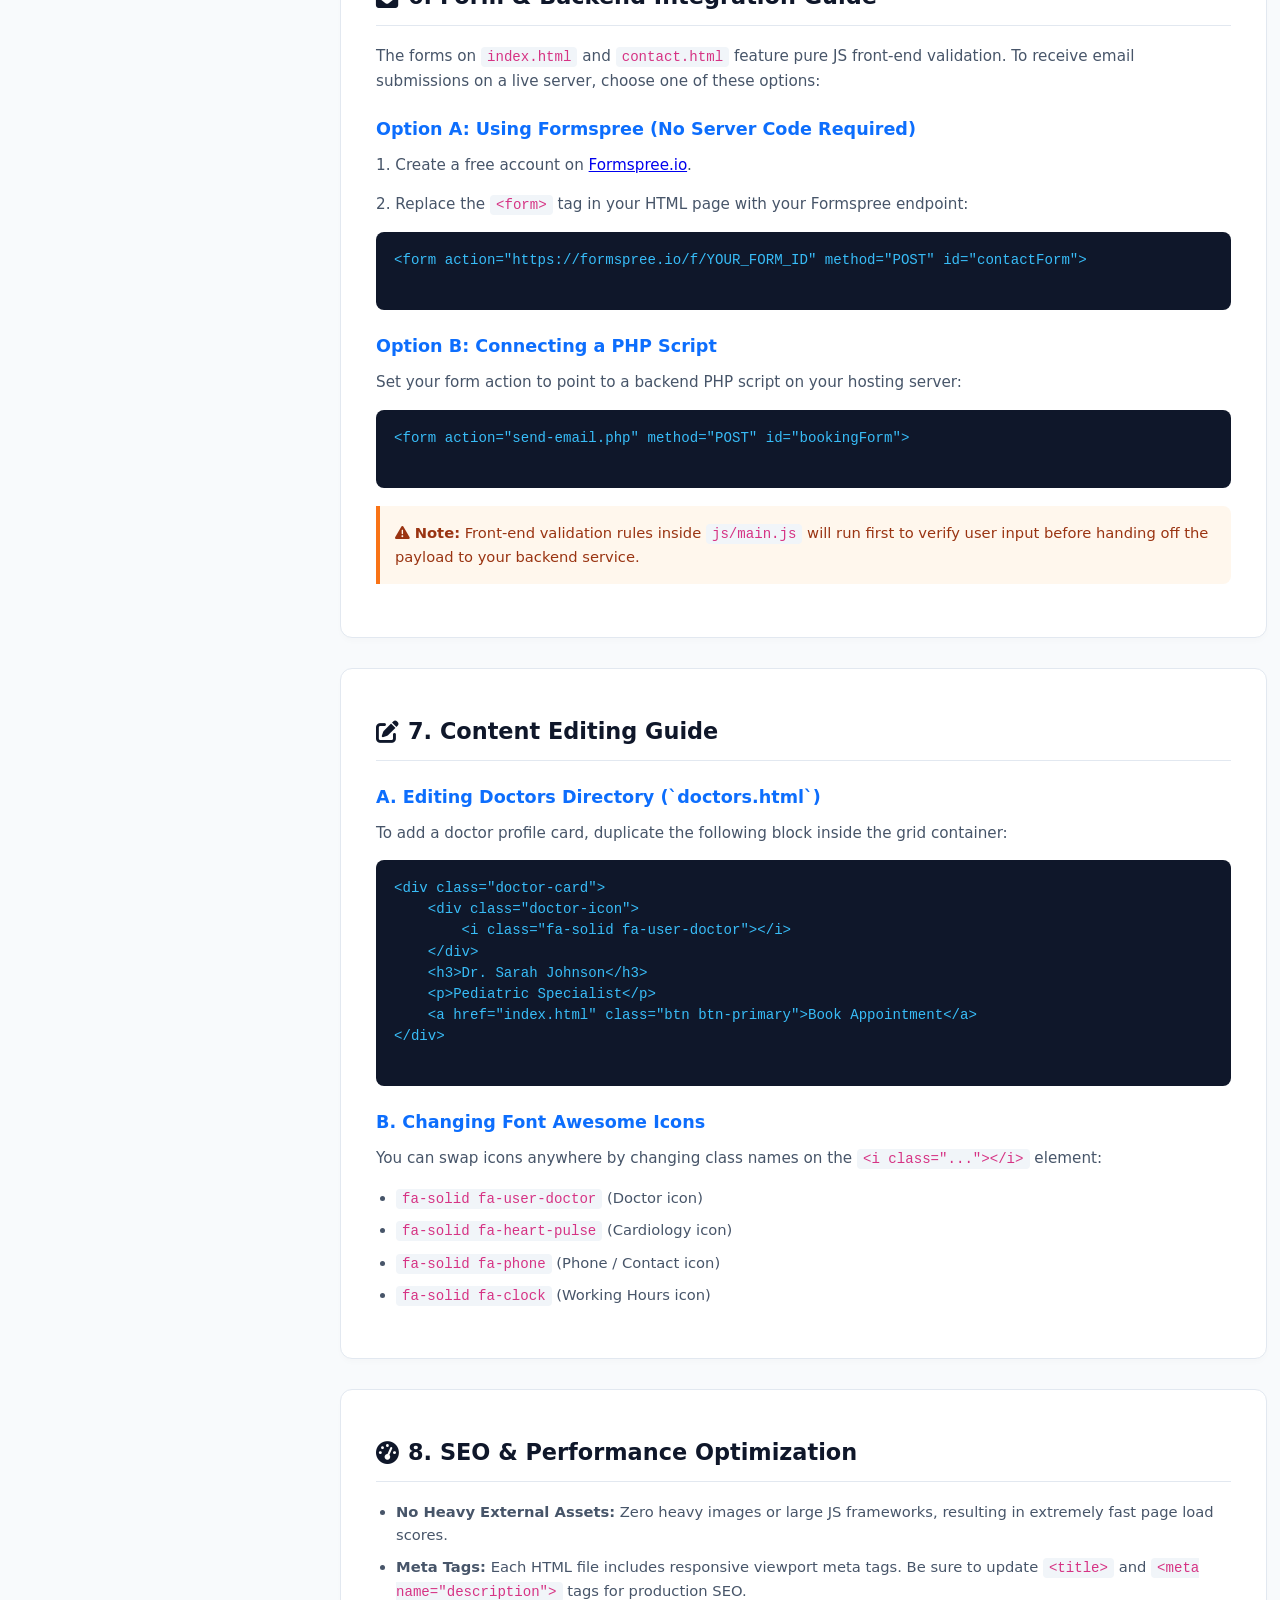
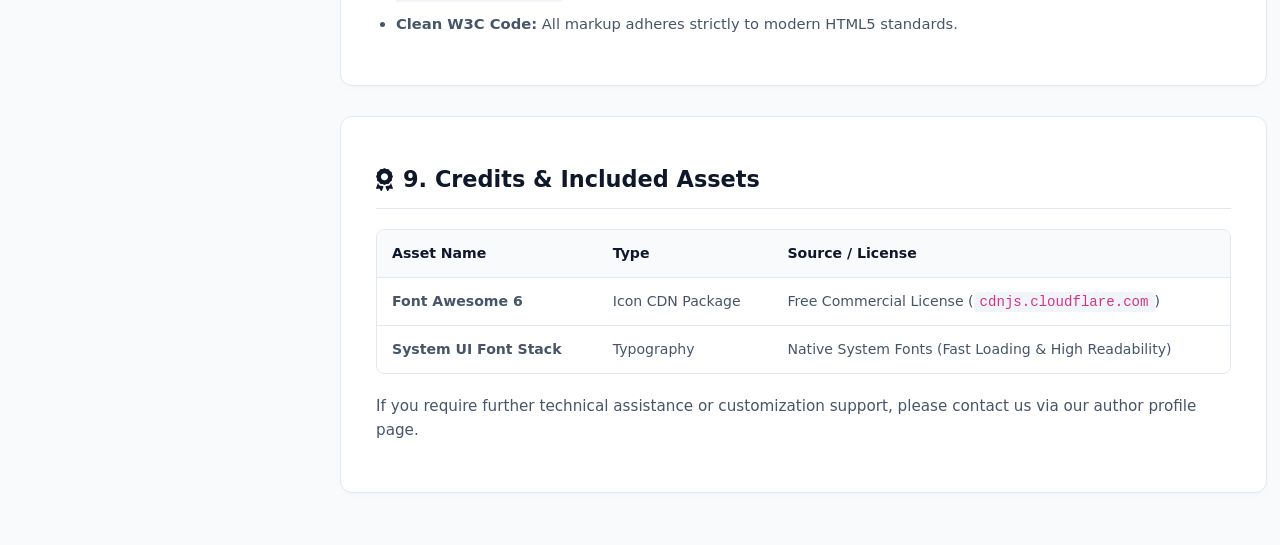
<file: guide.html>
<!DOCTYPE html>
<html lang="en">
<head>
    <meta charset="UTF-8">
    <meta name="viewport" content="width=device-width, initial-scale=1.0">
    <title>MedCare - Comprehensive Developer & User Guide</title>
    <!-- Font Awesome Icons -->
    <link rel="stylesheet" href="https://cdnjs.cloudflare.com/ajax/libs/font-awesome/6.4.0/css/all.min.css">
    <style>
      
     .sidebar-brand {
     font-size: 1.4rem;
     font-weight: 700;
     color: var(--text-main);
     display: flex;
     align-items: center;
     gap: 10px;
 }

  .sidebar-brand .brand-text {
    color: var(--text-main);
}

.sidebar-brand .brand-text span {
    color: var(--primary-color);
}

        :root {
            --sidebar-width: 290px;
            --primary-color: #0d6efd;
            --primary-hover: #0b5ed7;
            --bg-body: #f8fafc;
            --bg-card: #ffffff;
            --border-color: #e2e8f0;
            --text-main: #0f172a;
            --text-muted: #475569;
            --code-bg: #0f172a;
        }

        * { margin: 0; padding: 0; box-sizing: border-box; }
        html { scroll-behavior: smooth; }
        body { font-family: system-ui, -apple-system, blinkmacsystemfont, 'Segoe UI', roboto, sans-serif; color: var(--text-main); background: var(--bg-body); display: flex; min-height: 100vh; line-height: 1.6; }

        /* Sidebar Navigation */
        .sidebar { width: var(--sidebar-width); background: var(--bg-card); border-right: 1px solid var(--border-color); position: fixed; top: 0; bottom: 0; left: 0; padding: 25px 20px; overflow-y: auto; z-index: 100; }
        .sidebar-brand { font-size: 1.4rem; font-weight: 700; color: var(--text-main); margin-bottom: 20px; display: flex; align-items: center; gap: 10px; border-bottom: 2px solid var(--border-color); padding-bottom: 12px; }
        .sidebar-brand span { color: var(--primary-color); }
        .sidebar-menu { list-style: none; }
        .sidebar-menu li { margin-bottom: 4px; }
        .sidebar-menu a { text-decoration: none; color: var(--text-muted); font-weight: 500; font-size: 0.88rem; display: flex; align-items: center; gap: 10px; padding: 9px 12px; border-radius: 8px; transition: all 0.2s ease; }
        .sidebar-menu a:hover, .sidebar-menu a.active { background: #eff6ff; color: var(--primary-color); font-weight: 600; }

        /* Main Content Layout */
        .main-content { margin-left: var(--sidebar-width); flex: 1; padding: 40px 50px; max-width: 1100px; width: 100%; }
        .guide-card { background: var(--bg-card); border-radius: 12px; border: 1px solid var(--border-color); padding: 35px; margin-bottom: 30px; box-shadow: 0 4px 6px -1px rgba(0,0,0,0.02); overflow: hidden; }
        
        /* Typography */
        h1.guide-title { font-size: 2.1rem; color: var(--text-main); margin-bottom: 15px; border-bottom: 2px solid var(--border-color); padding-bottom: 12px; }
        h2.section-title { font-size: 1.4rem; color: var(--text-main); margin-bottom: 18px; display: flex; align-items: center; gap: 10px; border-bottom: 1px solid var(--border-color); padding-bottom: 10px; margin-top: 10px; }
        h3.subsection-title { font-size: 1.1rem; color: var(--primary-color); margin: 22px 0 10px 0; }
        p { color: var(--text-muted); margin-bottom: 15px; font-size: 0.95rem; }
        ul, ol { margin-left: 20px; color: var(--text-muted); margin-bottom: 15px; }
        li { margin-bottom: 8px; font-size: 0.92rem; }

        /* Responsive Table Container */
        .table-responsive { width: 100%; overflow-x: auto; -webkit-overflow-scrolling: touch; margin: 20px 0; border: 1px solid var(--border-color); border-radius: 8px; }
        table { width: 100%; border-collapse: collapse; min-width: 600px; }
        th, td { border-bottom: 1px solid var(--border-color); padding: 12px 15px; text-align: left; font-size: 0.88rem; }
        th { background: #f8fafc; color: var(--text-main); font-weight: 600; }
        td { color: var(--text-muted); }
        tr:last-child td { border-bottom: none; }

        /* Code & Notice Boxes */
        pre { background: var(--code-bg); color: #38bdf8; padding: 18px; border-radius: 8px; font-family: 'Consolas', 'Courier New', monospace; font-size: 0.88rem; overflow-x: auto; margin: 15px 0; line-height: 1.5; }
        code { background: #f1f5f9; color: #d63384; padding: 2px 6px; border-radius: 4px; font-family: monospace; font-size: 0.88rem; }
        .notice-box { background: #eff6ff; border-left: 4px solid var(--primary-color); padding: 15px; border-radius: 0 8px 8px 0; margin: 18px 0; color: #1e3a8a; font-size: 0.92rem; }
        .warning-box { background: #fff7ed; border-left: 4px solid #f97316; padding: 15px; border-radius: 0 8px 8px 0; margin: 18px 0; color: #9a3412; font-size: 0.92rem; }

        /* Mobile Layout Modifications */
        @media (max-width: 992px) {
            body { flex-direction: column; }
            .sidebar { width: 100%; position: relative; height: auto; border-right: none; border-bottom: 1px solid var(--border-color); padding: 20px; }
            .main-content { margin-left: 0; padding: 20px 15px; }
            .guide-card { padding: 20px; }
        }
    </style>
</head>
<body>

    <!-- SIDEBAR NAVIGATION -->
    <aside class="sidebar">
<div class="sidebar-brand">
    <i class="fa-solid fa-heart-pulse"></i>
    <span class="brand-text">Med<span>Care</span></span>
</div>
        <ul class="sidebar-menu">
            <li><a href="#overview" class="active"><i class="fa-solid fa-house"></i> Overview</a></li>
            <li><a href="#deployment"><i class="fa-solid fa-rocket"></i> Deployment & Setup</a></li>
            <li><a href="#structure"><i class="fa-solid fa-folder-tree"></i> Project Structure</a></li>
            <li><a href="#pages"><i class="fa-solid fa-file-code"></i> Page Specifications</a></li>
            <li><a href="#css-variables"><i class="fa-solid fa-palette"></i> CSS Variables Reference</a></li>
            <li><a href="#darkmode"><i class="fa-solid fa-moon"></i> Dark Mode System</a></li>
            <li><a href="#forms"><i class="fa-solid fa-envelope-open-text"></i> Form & Backend Setup</a></li>
            <li><a href="#editing"><i class="fa-solid fa-pen-to-square"></i> Content Editing Guide</a></li>
            <li><a href="#seo"><i class="fa-solid fa-gauge-high"></i> SEO & Performance</a></li>
            <li><a href="#credits"><i class="fa-solid fa-award"></i> Credits & Assets</a></li>
        </ul>
    </aside>

    <!-- MAIN CONTENT AREA -->
    <main class="main-content">

        <!-- 1. OVERVIEW -->
        <section id="overview" class="guide-card">
            <h1 class="guide-title">MedCare - Developer & User Manual</h1>
            <p>Welcome to the official developer and end-user guide for <strong>MedCare</strong>, a high-performance HTML5 template engineered specifically for modern healthcare facilities, clinics, hospitals, and private practices.</p>
            <div class="notice-box">
                <i class="fa-solid fa-circle-info"></i> <strong>Core Highlights:</strong> Pure W3C Valid HTML5, Native CSS Variables, Zero-dependency Light/Dark Mode, Pure JavaScript Validation, Ultra-Fast Load Speed, and Native Mobile Responsiveness.
            </div>
        </section>

        <!-- 2. DEPLOYMENT & SETUP -->
        <section id="deployment" class="guide-card">
            <h2 class="section-title"><i class="fa-solid fa-rocket"></i> 1. Quick Start & Deployment</h2>
            <p>Deploying MedCare to a live Web Server (cPanel, Netlify, Vercel, or Apache/Nginx) is straightforward:</p>
            <ol>
                <li>Unzip the downloaded <code>MedCare.zip</code> package on your local computer.</li>
                <li>Upload all files and folders (<code>css/</code>, <code>js/</code>, <code>guide/</code>, and all <code>.html</code> files) to your server's root directory (usually <code>public_html/</code>).</li>
                <li>Open your domain in any modern browser to verify the site is running live.</li>
            </ol>
        </section>

        <!-- 3. PROJECT STRUCTURE -->
        <section id="structure" class="guide-card">
            <h2 class="section-title"><i class="fa-solid fa-folder-tree"></i> 2. Directory Architecture</h2>
            <p>The root folder is structured cleanly to separate scripts, styles, and core pages:</p>
            <pre>
MedCare/
├── css/
│   └── style.css          # Core stylesheet containing CSS variables, dark mode & layout rules
├── js/
│   └── main.js             # Logic for dark mode persistence, navigation, and JS form validation
├── guide/
│   └── guide.html          # Detailed Template Documentation (This File)
├── 404.html                # Custom Responsive Error Page
├── confirmation.html       # Success & Booking Confirmation Screen
├── contact.html            # Contact Page with Strict English JS Validation
├── doctors.html            # Medical Specialists Directory
├── index.html              # Main Landing Page with Interactive Booking Form
├── my-bookings.html        # Patient Reservation Tracking Dashboard
└── services.html           # Healthcare Services Showcase
            </pre>
        </section>

        <!-- 4. PAGE SPECIFICATIONS -->
        <section id="pages" class="guide-card">
            <h2 class="section-title"><i class="fa-solid fa-file-code"></i> 3. Page Specifications</h2>
            <div class="table-responsive">
                <table>
                    <thead>
                        <tr>
                            <th>Page File</th>
                            <th>Description & Components</th>
                            <th>Key JS / CSS Features</th>
                        </tr>
                    </thead>
                    <tbody>
                        <tr>
                            <td><code>index.html</code></td>
                            <td>Main Homepage featuring Hero, Services, Doctor Highlights, and Booking Form.</td>
                            <td>Live booking form validation, smooth scrolling anchor navigation.</td>
                        </tr>
                        <tr>
                            <td><code>contact.html</code></td>
                            <td>Clean Flat Design Contact page with office info and enquiry form.</td>
                            <td>Strict Regex Email validation, auto-hiding English success notifications.</td>
                        </tr>
                        <tr>
                            <td><code>doctors.html</code></td>
                            <td>Specialist Team Directory showcasing medical personnel.</td>
                            <td>Icon-based doctor cards with direct booking links.</td>
                        </tr>
                        <tr>
                            <td><code>services.html</code></td>
                            <td>Detailed listing of medical departments and clinical services.</td>
                            <td>Responsive grid cards for departments and specialties.</td>
                        </tr>
                        <tr>
                            <td><code>my-bookings.html</code></td>
                            <td>Patient Dashboard for tracking active and past appointments.</td>
                            <td>Appointment status indicators and management UI.</td>
                        </tr>
                        <tr>
                            <td><code>confirmation.html</code></td>
                            <td>Confirmation screen shown after submitting a form or booking.</td>
                            <td>Clear feedback message and "Return to Homepage" button.</td>
                        </tr>
                        <tr>
                            <td><code>404.html</code></td>
                            <td>Custom error page displayed when visiting broken links.</td>
                            <td>Maintains site theme, dark mode compatibility, and home link.</td>
                        </tr>
                    </tbody>
                </table>
            </div>
        </section>

        <!-- 5. CSS VARIABLES REFERENCE -->
        <section id="css-variables" class="guide-card">
            <h2 class="section-title"><i class="fa-solid fa-palette"></i> 4. CSS Variables Reference</h2>
            <p>You can customize the full theme palette by modifying variables inside <code>css/style.css</code> in the <code>:root</code> block:</p>
            <div class="table-responsive">
                <table>
                    <thead>
                        <tr>
                            <th>Variable Name</th>
                            <th>Default Hex / Value</th>
                            <th>Purpose / Applied Components</th>
                        </tr>
                    </thead>
                    <tbody>
                        <tr>
                            <td><code>--primary-color</code></td>
                            <td><code>#0d6efd</code></td>
                            <td>Primary brand color used in buttons, active icons, and links.</td>
                        </tr>
                        <tr>
                            <td><code>--primary-hover</code></td>
                            <td><code>#0b5ed7</code></td>
                            <td>Hover state color for primary buttons and interactive elements.</td>
                        </tr>
                        <tr>
                            <td><code>--bg-main</code></td>
                            <td><code>#ffffff</code></td>
                            <td>Main body background color in Light Mode.</td>
                        </tr>
                        <tr>
                            <td><code>--bg-secondary</code></td>
                            <td><code>#f8f9fa</code></td>
                            <td>Background color for cards, sections, and input fields.</td>
                        </tr>
                        <tr>
                            <td><code>--text-primary</code></td>
                            <td><code>#212529</code></td>
                            <td>Main heading and body text color in Light Mode.</td>
                        </tr>
                        <tr>
                            <td><code>--text-muted</code></td>
                            <td><code>#6c757d</code></td>
                            <td>Secondary paragraphs, subtitles, and placeholder text.</td>
                        </tr>
                    </tbody>
                </table>
            </div>
        </section>

        <!-- 6. DARK MODE SYSTEM -->
        <section id="darkmode" class="guide-card">
            <h2 class="section-title"><i class="fa-solid fa-moon"></i> 5. Dark Mode System Architecture</h2>
            <p>Dark mode is driven by appending <code>.dark-mode</code> class to <code>&lt;body&gt;</code> via <code>js/main.js</code>, and uses browser <code>localStorage</code> to remember theme settings across pages.</p>
            <p>To adjust Dark Mode colors, edit the <code>body.dark-mode</code> block in <code>css/style.css</code>:</p>
            <pre>
body.dark-mode {
    --bg-main: #0b0f19;          /* Dark mode body background */
    --bg-secondary: #111827;     /* Dark mode card background */
    --text-primary: #f8fafc;     /* Dark mode main title text */
    --text-muted: #94a3b8;       /* Dark mode secondary text */
    --border-color: #1e293b;     /* Dark mode borders */
}
            </pre>
        </section>

        <!-- 7. FORM & BACKEND INTEGRATION -->
        <section id="forms" class="guide-card">
            <h2 class="section-title"><i class="fa-solid fa-envelope-open-text"></i> 6. Form & Backend Integration Guide</h2>
            <p>The forms on <code>index.html</code> and <code>contact.html</code> feature pure JS front-end validation. To receive email submissions on a live server, choose one of these options:</p>

            <h3 class="subsection-title">Option A: Using Formspree (No Server Code Required)</h3>
            <p>1. Create a free account on <a href="https://formspree.io" target="_blank">Formspree.io</a>.</p>
            <p>2. Replace the <code>&lt;form&gt;</code> tag in your HTML page with your Formspree endpoint:</p>
            <pre>
&lt;form action="https://formspree.io/f/YOUR_FORM_ID" method="POST" id="contactForm"&gt;
            </pre>

            <h3 class="subsection-title">Option B: Connecting a PHP Script</h3>
            <p>Set your form action to point to a backend PHP script on your hosting server:</p>
            <pre>
&lt;form action="send-email.php" method="POST" id="bookingForm"&gt;
            </pre>
            <div class="warning-box">
                <i class="fa-solid fa-triangle-exclamation"></i> <strong>Note:</strong> Front-end validation rules inside <code>js/main.js</code> will run first to verify user input before handing off the payload to your backend service.
            </div>
        </section>

        <!-- 8. CONTENT EDITING GUIDE -->
        <section id="editing" class="guide-card">
            <h2 class="section-title"><i class="fa-solid fa-pen-to-square"></i> 7. Content Editing Guide</h2>

            <h3 class="subsection-title">A. Editing Doctors Directory (`doctors.html`)</h3>
            <p>To add a doctor profile card, duplicate the following block inside the grid container:</p>
            <pre>
&lt;div class="doctor-card"&gt;
    &lt;div class="doctor-icon"&gt;
        &lt;i class="fa-solid fa-user-doctor"&gt;&lt;/i&gt;
    &lt;/div&gt;
    &lt;h3&gt;Dr. Sarah Johnson&lt;/h3&gt;
    &lt;p&gt;Pediatric Specialist&lt;/p&gt;
    &lt;a href="index.html" class="btn btn-primary"&gt;Book Appointment&lt;/a&gt;
&lt;/div&gt;
            </pre>

            <h3 class="subsection-title">B. Changing Font Awesome Icons</h3>
            <p>You can swap icons anywhere by changing class names on the <code>&lt;i class="..."&gt;&lt;/i&gt;</code> element:</p>
            <ul>
                <li><code>fa-solid fa-user-doctor</code> (Doctor icon)</li>
                <li><code>fa-solid fa-heart-pulse</code> (Cardiology icon)</li>
                <li><code>fa-solid fa-phone</code> (Phone / Contact icon)</li>
                <li><code>fa-solid fa-clock</code> (Working Hours icon)</li>
            </ul>
        </section>

        <!-- 9. SEO & PERFORMANCE -->
        <section id="seo" class="guide-card">
            <h2 class="section-title"><i class="fa-solid fa-gauge-high"></i> 8. SEO & Performance Optimization</h2>
            <ul>
                <li><strong>No Heavy External Assets:</strong> Zero heavy images or large JS frameworks, resulting in extremely fast page load scores.</li>
                <li><strong>Meta Tags:</strong> Each HTML file includes responsive viewport meta tags. Be sure to update <code>&lt;title&gt;</code> and <code>&lt;meta name="description"&gt;</code> tags for production SEO.</li>
                <li><strong>Clean W3C Code:</strong> All markup adheres strictly to modern HTML5 standards.</li>
            </ul>
        </section>

        <!-- 10. CREDITS & ASSETS -->
        <section id="credits" class="guide-card">
            <h2 class="section-title"><i class="fa-solid fa-award"></i> 9. Credits & Included Assets</h2>
            <div class="table-responsive">
                <table>
                    <thead>
                        <tr>
                            <th>Asset Name</th>
                            <th>Type</th>
                            <th>Source / License</th>
                        </tr>
                    </thead>
                    <tbody>
                        <tr>
                            <td><strong>Font Awesome 6</strong></td>
                            <td>Icon CDN Package</td>
                            <td>Free Commercial License (<code>cdnjs.cloudflare.com</code>)</td>
                        </tr>
                        <tr>
                            <td><strong>System UI Font Stack</strong></td>
                            <td>Typography</td>
                            <td>Native System Fonts (Fast Loading & High Readability)</td>
                        </tr>
                    </tbody>
                </table>
            </div>

            <p style="margin-top: 20px;">If you require further technical assistance or customization support, please contact us via our author profile page.</p>
        </section>

    </main>

</body>
</html>
</file>
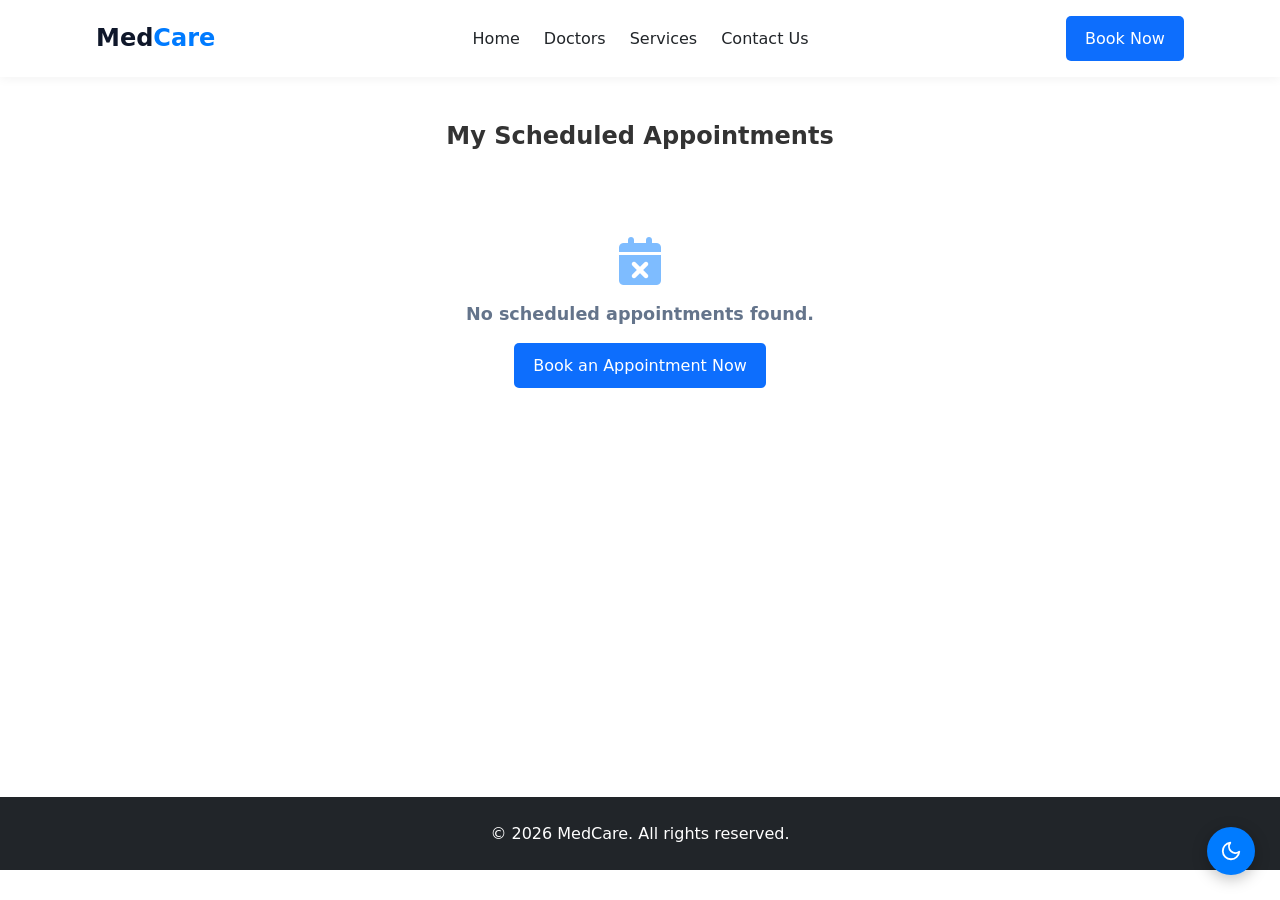
<file: my-bookings.html>
<!DOCTYPE html>
<html lang="en">
<head>
    <meta charset="UTF-8">
    <meta name="viewport" content="width=device-width, initial-scale=1.0">
    <title>MedCare - My Bookings</title>
    <!-- CSS Files -->
    <link rel="stylesheet" href="css/style.css">
    <link rel="stylesheet" href="https://cdnjs.cloudflare.com/ajax/libs/font-awesome/6.4.0/css/all.min.css">
</head>
<body>

    <!-- Header / Navigation Bar -->
    <header class="navbar">
        <div class="container">
            <a href="index.html" class="logo">Med<span>Care</span></a>
            <nav>
                <ul class="nav-links">
                    <li><a href="index.html">Home</a></li>
                    <li><a href="doctors.html">Doctors</a></li>
                    <li><a href="services.html">Services</a></li>
                    <li><a href="contact.html">Contact Us</a></li>
                </ul>
            </nav>
            <div class="header-actions">
                <a href="index.html#booking" class="btn btn-primary">Book Now</a>
            </div>
        </div>
    </header>

    <!-- My Bookings Content -->
    <section class="services-section" style="padding: 40px 0; min-height: 80vh;">
        <div class="container" style="max-width: 700px;">
            <h2 class="section-title">My Scheduled Appointments</h2>
            
            <div id="bookingsContainer">
                <!-- Bookings rendered dynamically -->
            </div>
        </div>
    </section>

    <!-- Footer -->
    <footer class="footer">
        <div class="container">
            <p>&copy; 2026 MedCare. All rights reserved.</p>
        </div>
    </footer>

    <!-- Unified Main Script (Handles Floating Dark Mode & Core Logic) -->
    <script src="js/main.js"></script>

    <!-- Page Specific Script with Modern UI Alerts & Doctor Schedules -->
    <script>
        // 1. Unified doctor profiles mapping with working days and active working hours
        const doctorProfiles = {
            "Dr. Sarah Johnson": {
                days: [1, 3, 5], // Mon, Wed, Fri
                dayNames: "Mon, Wed, Fri",
                startHour: 8,   // 08:00 AM
                endHour: 16     // 04:00 PM
            },
            "Dr. Robert Wilson": {
                days: [2, 4, 6], // Tue, Thu, Sat
                dayNames: "Tue, Thu, Sat",
                startHour: 10,  // 10:00 AM
                endHour: 18     // 06:00 PM
            },
            "Dr. Michael Chen": {
                days: [1, 2, 3, 4, 5, 6], // Mon - Sat (Daily except Sunday)
                dayNames: "Daily except Sunday",
                startHour: 9,   // 09:00 AM
                endHour: 17     // 05:00 PM
            },
            "Dr. Emily Davis": {
                days: [0, 2, 4], // Sun, Tue, Thu
                dayNames: "Sun, Tue, Thu",
                startHour: 8,   // 08:00 AM
                endHour: 14     // 02:00 PM
            }
        };

        // 2. Comprehensive clinic operating time slots (trimmed to match maximum doctor hours up to 6:00 PM)
        const masterTimeSlots = [
            { label: "08:00 AM - 09:00 AM", start: 8 },
            { label: "09:00 AM - 10:00 AM", start: 9 },
            { label: "10:00 AM - 11:00 AM", start: 10 },
            { label: "11:00 AM - 12:00 PM", start: 11 },
            { label: "12:00 PM - 01:00 PM", start: 12 },
            { label: "01:00 PM - 02:00 PM", start: 13 },
            { label: "02:00 PM - 03:00 PM", start: 14 },
            { label: "03:00 PM - 04:00 PM", start: 15 },
            { label: "04:00 PM - 05:00 PM", start: 16 },
            { label: "05:00 PM - 06:00 PM", start: 17 }
        ];

        document.addEventListener('DOMContentLoaded', () => {
            renderBookings();
            injectModalHTML();
        });

        // Bulletproof storage retrieval: automatically migrates single 'latestBooking' if array is empty
        function getStoredBookings() {
            let bookings = JSON.parse(localStorage.getItem('medcare_all_bookings')) || JSON.parse(localStorage.getItem('medcare_bookings')) || [];
            if (bookings.length === 0) {
                const latest = JSON.parse(localStorage.getItem('latestBooking'));
                if (latest) {
                    bookings = [latest];
                    localStorage.setItem('medcare_all_bookings', JSON.stringify(bookings));
                    localStorage.setItem('medcare_bookings', JSON.stringify(bookings));
                }
            }
            return bookings;
        }

        function saveStoredBookings(bookings) {
            localStorage.setItem('medcare_all_bookings', JSON.stringify(bookings));
            localStorage.setItem('medcare_bookings', JSON.stringify(bookings));
        }

        function renderBookings() {
            const container = document.getElementById('bookingsContainer');
            const bookings = getStoredBookings();

            if (bookings.length === 0) {
                container.innerHTML = `
                    <div style="text-align: center; padding: 50px 20px; color: #64748b;">
                        <i class="fa-solid fa-calendar-xmark" style="font-size: 48px; margin-bottom: 15px; opacity: 0.5; color: #007bff;"></i>
                        <p style="font-size: 1.1rem; font-weight: 600; margin-bottom: 15px;">No scheduled appointments found.</p>
                        <a href="index.html#booking" class="btn btn-primary">Book an Appointment Now</a>
                    </div>
                `;
                return;
            }

            container.innerHTML = '';

            bookings.forEach((booking, index) => {
                const cardID = index + 1;
                const patientName = booking.fullName || booking.patientName || 'N/A';
                const cardHTML = `
                    <div class="service-card booking-card" id="booking-${cardID}" style="text-align: left; margin-bottom: 20px; position: relative; padding: 20px; border-radius: 10px; border: 1px solid #e2e8f0; box-shadow: 0 4px 6px -1px rgba(0,0,0,0.05);">
                        <div style="display: flex; justify-content: space-between; align-items: center; border-bottom: 1px solid #f1f5f9; padding-bottom: 12px; margin-bottom: 12px;">
                            <h3 style="margin: 0; font-size: 1.1rem;" id="doc-title-${cardID}">${booking.doctor}</h3>
                            <span class="status-badge">Confirmed</span>
                        </div>
                        
                        <div id="booking-details-${cardID}" style="font-size: 0.95rem; line-height: 1.7;">
                            <p><strong>Date:</strong> <span class="val-date">${booking.date}</span> <i class="fa-solid fa-pen" title="Edit Appointment" onclick="enableEdit(${cardID}, '${booking.doctor}', '${booking.date}', '${booking.time}')" style="cursor: pointer; color: #007bff; margin-left: 8px; font-size: 13px;"></i></p>
                            <p><strong>Time Slot:</strong> <span class="val-time">${booking.time}</span></p>
                            <p><strong>Patient:</strong> ${patientName}</p>
                            <p><strong>Phone:</strong> ${booking.phone || 'N/A'}</p>
                        </div>

                        <!-- Edit Box -->
                        <div id="edit-box-${cardID}" style="display: none; margin-top: 15px; padding: 15px; background: rgba(0, 123, 255, 0.05); border-radius: 8px; border: 1px solid #cbd5e1;">
                            <p style="font-weight: 700; font-size: 12px; margin-bottom: 10px; text-transform: uppercase; letter-spacing: 0.5px;">Update Appointment Slot</p>

                            <!-- Modern Alert Container -->
                            <div id="edit-alert-${cardID}" style="display: none; margin: 8px 0 12px 0; padding: 10px 12px; border-radius: 8px; font-size: 12px; font-weight: 600; align-items: center; gap: 8px; transition: all 0.3s ease;"></div>
                            
                            <label style="font-size: 11px; font-weight: 600; display: block; margin-bottom: 4px;">Select Date:</label>
                            <input type="date" id="edit-date-${cardID}" value="${booking.date}" style="width: 100%; padding: 8px; margin-bottom: 10px; border-radius: 6px; border: 1px solid #cbd5e1; font-size: 13px;" onchange="updateEditTimes(${cardID}, '${booking.time}')">
                            
                            <label style="font-size: 11px; font-weight: 600; display: block; margin-bottom: 4px;">Select Time Slot:</label>
                            <select id="edit-time-${cardID}" style="width: 100%; padding: 8px; margin-bottom: 12px; border-radius: 6px; border: 1px solid #cbd5e1; font-size: 13px;">
                            </select>

                            <div style="display: flex; gap: 8px;">
                                <button class="btn btn-primary" style="font-size: 11px; padding: 6px 12px; background-color: #10b981; border: none;" onclick="saveEdit(${cardID}, '${booking.doctor}', '${booking.date}', '${booking.time}')">Save Changes</button>
                                <button class="btn btn-primary" style="font-size: 11px; padding: 6px 12px; background-color: #64748b; border: none;" onclick="cancelEdit(${cardID})">Cancel</button>
                            </div>
                        </div>

                        <!-- Controls -->
                        <div style="display: flex; gap: 10px; margin-top: 15px;">
                            <button class="btn" style="background-color: #fee2e2; color: #991b1b; border: none; font-size: 12px; font-weight: 600; padding: 7px 12px; border-radius: 6px; cursor: pointer;" onclick="openCustomModal('${booking.doctor}', '${booking.date}', '${booking.time}')">
                                <i class="fa-solid fa-xmark"></i> Cancel Booking
                            </button>
                        </div>
                    </div>
                `;
                container.innerHTML += cardHTML;
            });
        }

        function injectModalHTML() {
            if (document.getElementById('customModalOverlay')) return;
            const modalHTML = `
                <div id="customModalOverlay" style="display: none; position: fixed; top: 0; left: 0; width: 100%; height: 100%; background: rgba(15, 23, 42, 0.6); backdrop-filter: blur(4px); z-index: 9999; justify-content: center; align-items: center;">
                    <div class="service-card" style="padding: 25px; border-radius: 12px; max-width: 380px; width: 90%; text-align: center; box-shadow: 0 20px 25px -5px rgba(0,0,0,0.1);">
                        <div style="width: 50px; height: 50px; background: #fee2e2; color: #dc2626; border-radius: 50%; display: flex; align-items: center; justify-content: center; margin: 0 auto 15px auto; font-size: 20px;">
                            <i class="fa-solid fa-triangle-exclamation"></i>
                        </div>
                        <h4 style="margin: 0 0 8px 0; font-size: 1.1rem;">Cancel Appointment?</h4>
                        <p style="font-size: 0.9rem; margin-bottom: 20px; line-height: 1.5;">Are you sure you want to cancel this booking? This action cannot be undone.</p>
                        <div style="display: flex; gap: 10px; justify-content: center;">
                            <button id="modalConfirmBtn" style="background: #dc2626; color: #fff; border: none; padding: 8px 16px; border-radius: 6px; font-weight: 600; cursor: pointer; font-size: 13px;">Yes, Cancel</button>
                            <button onclick="closeCustomModal()" style="background: #f1f5f9; color: #334155; border: none; padding: 8px 16px; border-radius: 6px; font-weight: 600; cursor: pointer; font-size: 13px;">Keep It</button>
                        </div>
                    </div>
                </div>
            `;
            document.body.insertAdjacentHTML('beforeend', modalHTML);
        }

        let bookingToDelete = null;

        function openCustomModal(doctor, date, time) {
            bookingToDelete = { doctor, date, time };
            document.getElementById('customModalOverlay').style.display = 'flex';
            document.getElementById('modalConfirmBtn').onclick = function() {
                executeCancellation();
            };
        }

        function closeCustomModal() {
            document.getElementById('customModalOverlay').style.display = 'none';
            bookingToDelete = null;
        }

        function executeCancellation() {
            if (!bookingToDelete) return;
            let bookings = getStoredBookings();
            bookings = bookings.filter(b => !(b.doctor === bookingToDelete.doctor && b.date === bookingToDelete.date && b.time === bookingToDelete.time));
            saveStoredBookings(bookings);
            closeCustomModal();
            renderBookings();
        }

        function enableEdit(cardID, doctor, currentDate, currentTime) {
            document.querySelectorAll('[id^="edit-box-"]').forEach(box => box.style.display = 'none');
            
            const editBox = document.getElementById(`edit-box-${cardID}`);
            editBox.style.display = 'block';
            
            const dateInput = document.getElementById(`edit-date-${cardID}`);
            const today = new Date().toISOString().split('T')[0];
            dateInput.setAttribute('min', today);

            updateEditTimes(cardID, currentTime);
        }

        function cancelEdit(cardID) {
            document.getElementById(`edit-box-${cardID}`).style.display = 'none';
            const alertMsg = document.getElementById(`edit-alert-${cardID}`);
            if (alertMsg) alertMsg.style.display = 'none';
        }

        // 3. Update available time slots and display warning alert when an invalid working day is selected
        function updateEditTimes(cardID, oldTime) {
            const dateInput = document.getElementById(`edit-date-${cardID}`);
            const timeSelect = document.getElementById(`edit-time-${cardID}`);
            const selectedDateVal = dateInput.value;
            const doctor = document.getElementById(`doc-title-${cardID}`).textContent;
            const profile = doctorProfiles[doctor];
            const alertMsg = document.getElementById(`edit-alert-${cardID}`);

            if (alertMsg) alertMsg.style.display = 'none';

            // 1) Verify selected day against doctor working days profile
            if (selectedDateVal && profile) {
                const parts = selectedDateVal.split('-');
                const chosenDate = new Date(parts[0], parts[1] - 1, parts[2]);
                if (!profile.days.includes(chosenDate.getDay())) {
                    if (alertMsg) {
                        alertMsg.style.display = 'flex';
                        alertMsg.style.background = 'rgba(239, 68, 68, 0.12)';
                        alertMsg.style.color = '#ef4444';
                        alertMsg.style.border = '1px solid rgba(239, 68, 68, 0.3)';
                        alertMsg.innerHTML = `<i class="fa-solid fa-circle-exclamation"></i> <span>${doctor} works on <strong>${profile.dayNames}</strong> only.</span>`;
                    }
                    timeSelect.innerHTML = `<option value="" disabled selected>-- Choose a valid day first --</option>`;
                    return;
                }
            }

            const existingBookings = getStoredBookings();
            
            // 2) Fetch already booked time slots to prevent overlapping
            const bookedTimes = existingBookings
                .filter(b => b.doctor === doctor && b.date === selectedDateVal && !(b.date === dateInput.defaultValue && b.time === oldTime))
                .map(b => b.time);

            timeSelect.innerHTML = '';

            // 3) Append time slots falling strictly within doctor's working hours
            masterTimeSlots.forEach(slot => {
                if (profile && slot.start >= profile.startHour && slot.start < profile.endHour) {
                    const option = document.createElement('option');
                    option.value = slot.label;
                    
                    const isCurrentMySlot = (selectedDateVal === dateInput.defaultValue && slot.label === oldTime);
                    
                    if (bookedTimes.includes(slot.label) && !isCurrentMySlot) {
                        option.textContent = slot.label + ' ❌ (Already Booked)';
                        option.disabled = true;
                    } else {
                        option.textContent = slot.label;
                    }

                    if (isCurrentMySlot) {
                        option.selected = true;
                    }

                    timeSelect.appendChild(option);
                }
            });
        }

        // 4. Save edits and display inline feedback alerts for validation errors
        function saveEdit(cardID, oldDoctor, oldDate, oldTime) {
            const dateInput = document.getElementById(`edit-date-${cardID}`);
            const newDate = dateInput.value;
            const timeSelect = document.getElementById(`edit-time-${cardID}`);
            const newTime = timeSelect.value;
            const doctor = document.getElementById(`doc-title-${cardID}`).textContent;
            const profile = doctorProfiles[doctor];
            const alertMsg = document.getElementById(`edit-alert-${cardID}`);

            if (alertMsg) alertMsg.style.display = 'none';

            // Validate selected working day
            if (newDate && profile) {
                const parts = newDate.split('-');
                const chosenDate = new Date(parts[0], parts[1] - 1, parts[2]);
                if (!profile.days.includes(chosenDate.getDay())) {
                    if (alertMsg) {
                        alertMsg.style.display = 'flex';
                        alertMsg.style.background = 'rgba(239, 68, 68, 0.12)';
                        alertMsg.style.color = '#ef4444';
                        alertMsg.style.border = '1px solid rgba(239, 68, 68, 0.3)';
                        alertMsg.innerHTML = `<i class="fa-solid fa-circle-exclamation"></i> <span>Please choose a valid working day (${profile.dayNames}).</span>`;
                    }
                    return;
                }
            }

            if (!newTime) {
                if (alertMsg) {
                    alertMsg.style.display = 'flex';
                    alertMsg.style.background = 'rgba(239, 68, 68, 0.12)';
                    alertMsg.style.color = '#ef4444';
                    alertMsg.style.border = '1px solid rgba(239, 68, 68, 0.3)';
                    alertMsg.innerHTML = `<i class="fa-solid fa-circle-exclamation"></i> <span>Please select a valid time slot.</span>`;
                }
                return;
            }

            const freshBookings = getStoredBookings();
            const isNowBooked = freshBookings.some(b => b.doctor === doctor && b.date === newDate && b.time === newTime && !(b.doctor === oldDoctor && b.date === oldDate && b.time === oldTime));

            if (isNowBooked) {
                if (alertMsg) {
                    alertMsg.style.display = 'flex';
                    alertMsg.style.background = 'rgba(239, 68, 68, 0.12)';
                    alertMsg.style.color = '#ef4444';
                    alertMsg.style.border = '1px solid rgba(239, 68, 68, 0.3)';
                    alertMsg.innerHTML = `<i class="fa-solid fa-circle-exclamation"></i> <span>This slot was just booked by someone else!</span>`;
                }
                updateEditTimes(cardID, oldTime);
                return;
            }

            const selectedOpt = timeSelect.options[timeSelect.selectedIndex];
            if (selectedOpt && selectedOpt.disabled) {
                if (alertMsg) {
                    alertMsg.style.display = 'flex';
                    alertMsg.style.background = 'rgba(239, 68, 68, 0.12)';
                    alertMsg.style.color = '#ef4444';
                    alertMsg.style.border = '1px solid rgba(239, 68, 68, 0.3)';
                    alertMsg.innerHTML = `<i class="fa-solid fa-circle-exclamation"></i> <span>Selected time slot is unavailable.</span>`;
                }
                return;
            }

            let bookings = getStoredBookings();
            const index = bookings.findIndex(b => b.doctor === oldDoctor && b.date === oldDate && b.time === oldTime);
            
            if (index !== -1) {
                bookings[index].date = newDate;
                bookings[index].time = newTime;
                saveStoredBookings(bookings);
                renderBookings();
            }
        }
    </script>
</body>
</html>
</file>
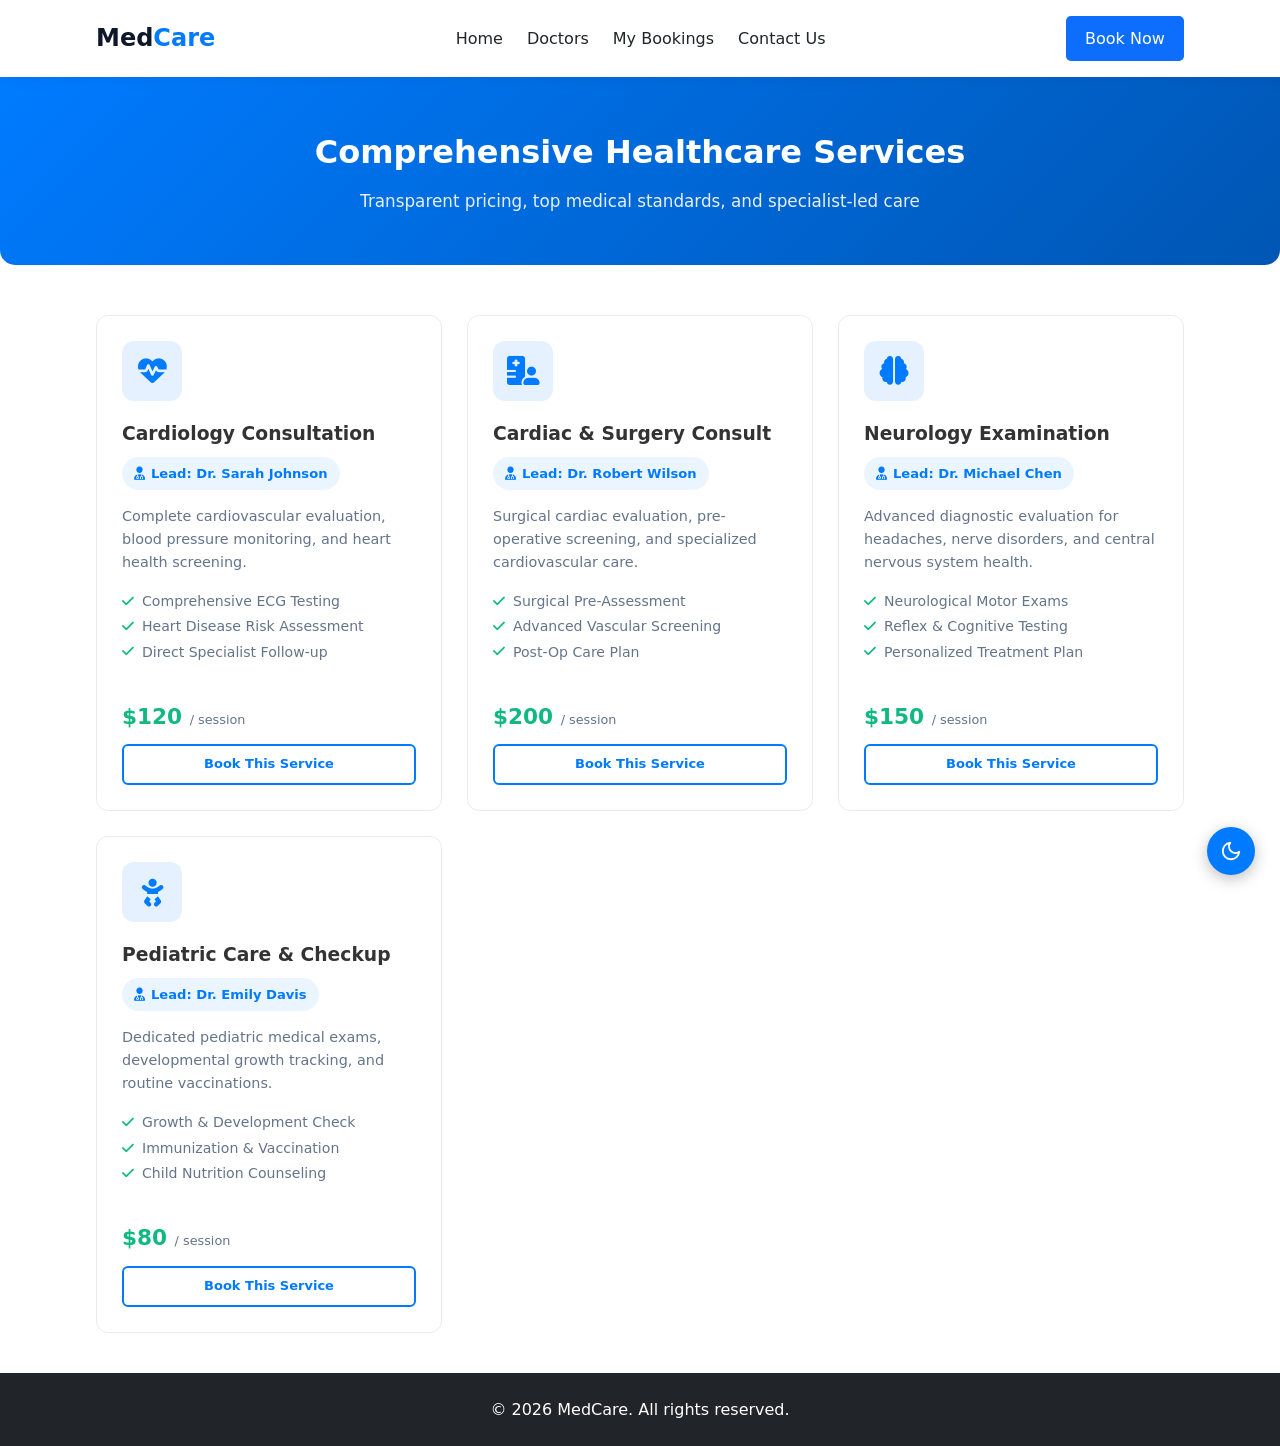
<file: services.html>
<!DOCTYPE html>
<html lang="en">
<head>
    <meta charset="UTF-8">
    <meta name="viewport" content="width=device-width, initial-scale=1.0">
    <title>Our Medical Services - MedCare</title>

    <!-- CSS Link -->
    <link rel="stylesheet" href="css/style.css">

    <!-- Font Awesome Icons -->
    <link rel="stylesheet" href="https://cdnjs.cloudflare.com/ajax/libs/font-awesome/6.4.0/css/all.min.css">

    <!-- Page Specific Internal Styles -->
    <style>
        .page-header {
            background: linear-gradient(135deg, #007bff, #0056b3);
            color: #ffffff;
            padding: 50px 0;
            text-align: center;
            border-radius: 0 0 15px 15px;
            margin-bottom: 30px;
        }
        .services-grid { 
            display: grid; 
            grid-template-columns: repeat(auto-fit, minmax(260px, 1fr)); 
            gap: 25px; 
            padding: 20px 0 40px 0; 
        }
        .service-card { 
            border-radius: 12px; 
            padding: 25px; 
            text-align: left;
            transition: transform 0.3s ease, box-shadow 0.3s ease;
            display: flex;
            flex-direction: column;
            justify-content: space-between;
        }
        .service-card:hover {
            transform: translateY(-6px);
        }
        .service-icon-box {
            width: 60px;
            height: 60px;
            background: rgba(0, 123, 255, 0.1);
            color: #007bff;
            border-radius: 12px;
            display: flex;
            align-items: center;
            justify-content: center;
            font-size: 1.8rem;
            margin-bottom: 18px;
        }
        .service-price { 
            font-size: 1.35rem; 
            color: #10b981; 
            font-weight: 700; 
            margin: 15px 0 10px 0; 
        }
        .doctor-badge {
            display: inline-flex;
            align-items: center;
            gap: 6px;
            background: rgba(0, 123, 255, 0.08);
            color: #007bff;
            padding: 6px 12px;
            border-radius: 20px;
            font-size: 0.82rem;
            font-weight: 600;
            margin-bottom: 15px;
        }
        .feature-list {
            list-style: none;
            padding: 0;
            margin: 15px 0 20px 0;
            font-size: 0.88rem;
            line-height: 1.8;
            color: #64748b;
        }
        .feature-list li {
            display: flex;
            align-items: center;
            gap: 8px;
        }
        .feature-list li i {
            color: #10b981;
            font-size: 0.85rem;
        }

        /* Dark Mode Compatibility */
        body.dark-mode .service-icon-box {
            background: rgba(56, 189, 248, 0.15);
            color: #38bdf8;
        }
        body.dark-mode .doctor-badge {
            background: rgba(56, 189, 248, 0.12);
            color: #38bdf8;
        }
        body.dark-mode .feature-list {
            color: #94a3b8;
        }
    </style>
</head>
<body>

<!-- ==========================================
   HEADER SECTION
   ========================================== -->
<header class="navbar">
    <div class="container">
        <!-- Logo -->
        <a href="index.html" class="logo">Med<span>Care</span></a>

        <!-- Navigation Links -->
        <nav>
            <ul class="nav-links">
                <li><a href="index.html">Home</a></li>
                <li><a href="doctors.html">Doctors</a></li>
                <li><a href="my-bookings.html">My Bookings</a></li>
                <li><a href="contact.html">Contact Us</a></li>
            </ul>
        </nav>

        <!-- Header Action Button -->
        <div class="header-actions">
            <a href="index.html#booking" class="btn btn-primary">Book Now</a>
        </div>
    </div>
</header>

<!-- ==========================================
   PAGE HEADER BANNER
   ========================================== -->
<div class="page-header">
    <div class="container">
        <h1 style="margin-bottom: 10px;">Comprehensive Healthcare Services</h1>
        <p style="opacity: 0.9; font-size: 1.05rem;">Transparent pricing, top medical standards, and specialist-led care</p>
    </div>
</div>

<!-- ==========================================
   SERVICES GRID SECTION
   ========================================== -->
<div class="container">
    <div class="services-grid">
        
        <!-- Service 1: Cardiology Consultation -->
        <div class="service-card service-card-box">
            <div>
                <div class="service-icon-box">
                    <i class="fa-solid fa-heart-pulse"></i>
                </div>
                <h3 style="margin-bottom: 8px;">Cardiology Consultation</h3>
                <div class="doctor-badge">
                    <i class="fa-solid fa-user-doctor"></i> Lead: Dr. Sarah Johnson
                </div>
                <p style="font-size: 0.9rem; color: #64748b;">Complete cardiovascular evaluation, blood pressure monitoring, and heart health screening.</p>
                
                <ul class="feature-list">
                    <li><i class="fa-solid fa-check"></i> Comprehensive ECG Testing</li>
                    <li><i class="fa-solid fa-check"></i> Heart Disease Risk Assessment</li>
                    <li><i class="fa-solid fa-check"></i> Direct Specialist Follow-up</li>
                </ul>
            </div>

            <div>
                <div class="service-price">$120 <span style="font-size: 0.8rem; font-weight: normal; color: #64748b;">/ session</span></div>
                <a href="index.html#booking" class="btn btn-outline" style="display: block; text-align: center; text-decoration: none;" onclick="bookServiceForDoctor('Dr. Sarah Johnson')">Book This Service</a>
            </div>
        </div>

        <!-- Service 2: Cardiac & Surgery Consult -->
        <div class="service-card service-card-box">
            <div>
                <div class="service-icon-box">
                    <i class="fa-solid fa-hospital-user"></i>
                </div>
                <h3 style="margin-bottom: 8px;">Cardiac & Surgery Consult</h3>
                <div class="doctor-badge">
                    <i class="fa-solid fa-user-doctor"></i> Lead: Dr. Robert Wilson
                </div>
                <p style="font-size: 0.9rem; color: #64748b;">Surgical cardiac evaluation, pre-operative screening, and specialized cardiovascular care.</p>

                <ul class="feature-list">
                    <li><i class="fa-solid fa-check"></i> Surgical Pre-Assessment</li>
                    <li><i class="fa-solid fa-check"></i> Advanced Vascular Screening</li>
                    <li><i class="fa-solid fa-check"></i> Post-Op Care Plan</li>
                </ul>
            </div>

            <div>
                <div class="service-price">$200 <span style="font-size: 0.8rem; font-weight: normal; color: #64748b;">/ session</span></div>
                <a href="index.html#booking" class="btn btn-outline" style="display: block; text-align: center; text-decoration: none;" onclick="bookServiceForDoctor('Dr. Robert Wilson')">Book This Service</a>
            </div>
        </div>

        <!-- Service 3: Neurology Examination -->
        <div class="service-card service-card-box">
            <div>
                <div class="service-icon-box">
                    <i class="fa-solid fa-brain"></i>
                </div>
                <h3 style="margin-bottom: 8px;">Neurology Examination</h3>
                <div class="doctor-badge">
                    <i class="fa-solid fa-user-doctor"></i> Lead: Dr. Michael Chen
                </div>
                <p style="font-size: 0.9rem; color: #64748b;">Advanced diagnostic evaluation for headaches, nerve disorders, and central nervous system health.</p>

                <ul class="feature-list">
                    <li><i class="fa-solid fa-check"></i> Neurological Motor Exams</li>
                    <li><i class="fa-solid fa-check"></i> Reflex & Cognitive Testing</li>
                    <li><i class="fa-solid fa-check"></i> Personalized Treatment Plan</li>
                </ul>
            </div>

            <div>
                <div class="service-price">$150 <span style="font-size: 0.8rem; font-weight: normal; color: #64748b;">/ session</span></div>
                <a href="index.html#booking" class="btn btn-outline" style="display: block; text-align: center; text-decoration: none;" onclick="bookServiceForDoctor('Dr. Michael Chen')">Book This Service</a>
            </div>
        </div>

        <!-- Service 4: Pediatric Care & Checkup -->
        <div class="service-card service-card-box">
            <div>
                <div class="service-icon-box">
                    <i class="fa-solid fa-baby"></i>
                </div>
                <h3 style="margin-bottom: 8px;">Pediatric Care & Checkup</h3>
                <div class="doctor-badge">
                    <i class="fa-solid fa-user-doctor"></i> Lead: Dr. Emily Davis
                </div>
                <p style="font-size: 0.9rem; color: #64748b;">Dedicated pediatric medical exams, developmental growth tracking, and routine vaccinations.</p>

                <ul class="feature-list">
                    <li><i class="fa-solid fa-check"></i> Growth & Development Check</li>
                    <li><i class="fa-solid fa-check"></i> Immunization & Vaccination</li>
                    <li><i class="fa-solid fa-check"></i> Child Nutrition Counseling</li>
                </ul>
            </div>

            <div>
                <div class="service-price">$80 <span style="font-size: 0.8rem; font-weight: normal; color: #64748b;">/ session</span></div>
                <a href="index.html#booking" class="btn btn-outline" style="display: block; text-align: center; text-decoration: none;" onclick="bookServiceForDoctor('Dr. Emily Davis')">Book This Service</a>
            </div>
        </div>

    </div>
</div>

<!-- ==========================================
   FOOTER SECTION
   ========================================== -->
<footer class="footer">
    <div class="container">
        <p>&copy; 2026 MedCare. All rights reserved.</p>
    </div>
</footer>

<!-- ==========================================
   PAGE SCRIPTS
   ========================================== -->
<script>
    // Save selected doctor to localStorage for smooth appointment booking integration
    function bookServiceForDoctor(doctorName) {
        localStorage.setItem('selectedDoctorForBooking', doctorName);
    }
</script>

<!-- Main JS File for Global Floating Dark Mode Toggle -->
<script src="js/main.js"></script>
</body>
</html>
</file>
<file: css/style.css>
/* ==========================================
   1. CSS VARIABLES (EASY CUSTOMIZATION)
   ========================================== */
:root {
    --primary-color: #0d6efd;
    --primary-hover: #0b5ed7;
    --text-color: #212529;
    --bg-light: #f8f9fa;
    --white: #ffffff;
    --font-family: system-ui, -apple-system, sans-serif;
}

* {
    margin: 0;
    padding: 0;
    box-sizing: border-box;
}

body {
    font-family: var(--font-family);
    color: var(--text-color);
    line-height: 1.6;
    background-color: var(--white);
    transition: background-color 0.3s ease, color 0.3s ease;
}

.container {
    width: 85%;
    max-width: 1100px;
    margin: auto;
}

/* ==========================================
   2. NAVBAR & HEADER
   ========================================== */
.navbar {
    background: var(--white);
    padding: 1rem 0;
    box-shadow: 0 2px 10px rgba(0,0,0,0.05);
    position: sticky;
    top: 0;
    z-index: 100;
}

.navbar .container {
    display: flex;
    justify-content: space-between;
    align-items: center;
}

.logo {
    font-size: 1.5rem;
    font-weight: 700;
    text-decoration: none;
    color: #0f172a !important;
}

.logo span {
    color: #007bff !important;
}

.nav-links {
    display: flex;
    list-style: none;
    gap: 1.5rem;
    align-items: center;
    margin: 0;
    padding: 0;
}

.nav-links a {
    text-decoration: none;
    color: var(--text-color);
    font-weight: 500;
    transition: color 0.3s ease;
}

.nav-links a:hover {
    color: var(--primary-color);
}

.header-actions {
    display: flex;
    align-items: center;
    gap: 1rem;
}

/* ==========================================
   3. BUTTONS
   ========================================== */
.btn {
    padding: 0.6rem 1.2rem;
    border: none;
    border-radius: 5px;
    cursor: pointer;
    text-decoration: none;
    display: inline-block;
}

.btn-primary {
    background: var(--primary-color);
    color: var(--white);
}

.btn-primary:hover {
    background: var(--primary-hover);
}

.btn-block {
    width: 100%;
}

/* ==========================================
   4. HERO & SERVICES SECTIONS
   ========================================== */
.hero-section {
    background: var(--bg-light);
    padding: 4rem 0;
    text-align: center;
}

.hero-text h1 {
    font-size: 2.2rem;
    margin-bottom: 1rem;
}

.hero-text p {
    margin-bottom: 1.5rem;
    color: #6c757d;
}

.services-section {
    padding: 4rem 0;
}

.section-title {
    text-align: center;
    margin-bottom: 2rem;
}

.services-grid {
    display: grid;
    grid-template-columns: repeat(auto-fit, minmax(250px, 1fr));
    gap: 1.5rem;
}

.service-card {
    background: var(--white);
    padding: 1.5rem;
    border: 1px solid #e9ecef;
    border-radius: 8px;
    text-align: center;
}

/* ==========================================
   5. DOCTORS SECTION (4 IN A ROW)
   ========================================== */
.doctors-section {
    padding: 60px 0;
    background-color: #ffffff;
}

.doctors-grid {
    display: grid;
    grid-template-columns: repeat(4, 1fr); 
    gap: 25px;
    margin-top: 40px;
}

.doctor-card {
    border: 1px solid #e0e0e0;
    border-radius: 8px;
    overflow: hidden;
    text-align: center;
    background: #fff;
}

.doctor-image img {
    width: 100%;
    height: 280px;
    object-fit: cover;
}

.doctor-info {
    padding: 15px;
}

.doctor-info h3 {
    margin: 0 0 5px 0;
    font-size: 1.2rem;
    color: #333;
}

.doctor-info .specialty {
    color: #007bff;
    font-weight: 500;
    font-size: 0.95rem;
    margin: 0;
}

/* ==========================================
   6. TESTIMONIALS & FAQ SECTIONS
   ========================================== */
.testimonials-section {
    padding: 60px 0;
    background-color: #f8f9fa;
}

.testimonials-grid {
    display: grid;
    grid-template-columns: repeat(auto-fit, minmax(300px, 1fr));
    gap: 25px;
    margin-top: 30px;
}

.testimonial-card {
    background: #ffffff;
    padding: 25px;
    border-radius: 8px;
    border-left: 4px solid #007bff;
    box-shadow: 0 2px 8px rgba(0,0,0,0.05);
}

.review-text {
    font-style: italic;
    color: #555;
    margin-bottom: 15px;
}

.patient-name {
    font-weight: bold;
    color: #333;
    text-align: right;
}

.faq-section {
    padding: 60px 0;
    background-color: #ffffff;
}

.faq-list {
    max-width: 800px;
    margin: 30px auto 0 auto;
}

.faq-item {
    margin-bottom: 20px;
    padding: 20px;
    border: 1px solid #e0e0e0;
    border-radius: 6px;
    background-color: #fafafa;
}

.faq-question {
    margin: 0 0 10px 0;
    font-size: 1.1rem;
    color: #007bff;
}

.faq-answer {
    margin: 0;
    color: #666;
    line-height: 1.5;
}

/* ==========================================
   7. BOOKING FORM & DOCTOR DROPDOWN UNIFIED
   ========================================== */
.booking-section {
    background: var(--bg-light);
    padding: 4rem 0;
}

.booking-card-wrapper,
.appointment-form,
.booking-form {
    max-width: 500px;
    margin: auto;
    background: transparent !important;
    border: none !important;
    box-shadow: none !important;
    padding: 0 !important;
}

.booking-section .form-group {
    position: relative;
    margin-bottom: 20px;
}

.booking-section label {
    display: block;
    font-size: 0.9rem;
    font-weight: 600;
    color: #333;
    margin-bottom: 8px;
}

.booking-section input[type="text"],
.booking-section input[type="date"],
.booking-section input[type="time"] {
    width: 100%;
    padding: 12px 16px;
    font-size: 0.95rem;
    border: 1.5px solid #e2e8f0;
    border-radius: 10px;
    background-color: #f8fafc;
    color: #1e293b;
    outline: none;
    transition: all 0.3s ease;
    box-sizing: border-box;
}

.booking-section select {
    width: 100%;
    padding: 12px 16px;
    font-size: 0.95rem;
    border: 1.5px solid #e2e8f0;
    border-radius: 10px;
    background-color: #f8fafc;
    color: #1e293b;
    outline: none;
    transition: all 0.3s ease;
    box-sizing: border-box;
    appearance: none;
    -webkit-appearance: none;
    -moz-appearance: none;
    background-image: url("data:image/svg+xml;utf8,<svg fill='%2364748b' height='24' viewBox='0 0 24 24' width='24' xmlns='http://www.w3.org/2000/svg'><path d='M7 10l5 5 5-5z'/></svg>");
    background-repeat: no-repeat;
    background-position: right 12px center;
    background-size: 18px;
    padding-right: 40px;
}

.booking-section input:focus,
.booking-section select:focus {
    border-color: #007bff;
    background-color: #fff;
    box-shadow: 0 0 0 4px rgba(0, 123, 255, 0.15);
}

#doctorSelect optgroup {
    font-weight: 700 !important;
    font-style: normal !important;
    color: #007bff !important;
    background-color: #f8f9fa !important;
    padding: 8px !important;
}

#doctorSelect option {
    font-weight: 400 !important;
    font-size: 14px !important;
    color: #212529 !important;
    background-color: #ffffff !important;
    padding: 8px 12px !important;
    border: none !important;
    outline: none !important;
}

.form-message {
    text-align: center;
    margin-top: 1rem;
    font-weight: bold;
}

/* ==========================================
   8. FOOTER
   ========================================== */
.footer {
    text-align: center;
    padding: 1.5rem 0;
    background: #212529;
    color: var(--white);
}

/* ==========================================
   9. FLOATING DARK MODE BUTTON (UNIFIED)
   ========================================== */
#theme-toggle {
    position: fixed !important;
    bottom: 25px !important;
    right: 25px !important;
    z-index: 10000 !important;
    width: 48px !important;
    height: 48px !important;
    border-radius: 50% !important;
    border: none !important;
    background-color: #007bff !important;
    color: #ffffff !important;
    cursor: pointer !important;
    display: flex !important;
    align-items: center !important;
    justify-content: center !important;
    box-shadow: 0 4px 15px rgba(0, 0, 0, 0.25) !important;
    padding: 0 !important;
    margin: 0 !important;
    outline: none !important;
    transition: transform 0.2s ease !important;
}

#theme-toggle:hover {
    transform: scale(1.08) !important;
}

/* ==========================================
   10. DARK MODE OVERRIDES
   ========================================== */
body.dark-mode {
    background-color: #121824 !important;
    color: #e2e8f0 !important;
}

body.dark-mode .navbar,
body.dark-mode .hero-section,
body.dark-mode .services-section,
body.dark-mode .doctors-section,
body.dark-mode .testimonials-section,
body.dark-mode .faq-section,
body.dark-mode .booking-section {
    background-color: #121824 !important;
}

body.dark-mode .service-card,
body.dark-mode .doctor-card,
body.dark-mode .testimonial-card,
body.dark-mode .faq-item {
    background-color: #1e293b !important;
    border-color: #334155 !important;
    color: #f8fafc !important;
    box-shadow: 0 4px 20px rgba(0, 0, 0, 0.4) !important;
}

body.dark-mode .booking-card-wrapper,
body.dark-mode .appointment-form,
body.dark-mode .booking-form {
    background: transparent !important;
    border: none !important;
    box-shadow: none !important;
}

body.dark-mode h1, 
body.dark-mode h2, 
body.dark-mode h3, 
body.dark-mode h4, 
body.dark-mode p, 
body.dark-mode label,
body.dark-mode span,
body.dark-mode .nav-links a,
body.dark-mode .review-text,
body.dark-mode .patient-name,
body.dark-mode .faq-answer {
    color: #f1f5f9 !important;
}

body.dark-mode input,
body.dark-mode select,
body.dark-mode textarea,
body.dark-mode .appointment-form .form-control {
    background-color: #0f172a !important;
    color: #ffffff !important;
    border: 1px solid #334155 !important;
}

body.dark-mode #doctorSelect optgroup {
    background-color: #1e293b !important;
    color: #64b5f6 !important;
}

body.dark-mode #doctorSelect option {
    background-color: #0f172a !important;
    color: #e0e0e0 !important;
}

body.dark-mode .navbar .logo {
    color: #0f172a !important;
    text-shadow: 
        0 0 1px #ffffff,
        0 0 2px #ffffff,
        0 0 8px rgba(255, 255, 255, 0.8) !important;
}

body.dark-mode .navbar .logo span {
    color: #007bff !important;
    -webkit-text-stroke: 0px;
}

/* ==========================================
   11. CONFIRMATION PAGE STYLES
   ========================================== */
.confirmation-card {
    background-color: #ffffff;
    color: #1e293b;
}

.details-list {
    background-color: #f8fafc;
    border-color: #edf2f7;
}

.confirmation-title { color: #1e293b; margin-bottom: 10px; }
.confirmation-subtitle { color: #64748b; }
.details-label { color: #64748b; }
.details-value { color: #1e293b; }

body.dark-mode .confirmation-card {
    background-color: #1e293b !important;
    color: #f8fafc !important;
    border-color: #334155 !important;
}

body.dark-mode .details-list {
    background-color: #0f172a !important;
    border-color: #334155 !important;
}

body.dark-mode .details-item {
    border-bottom-color: #334155 !important;
}

body.dark-mode .confirmation-title,
body.dark-mode .details-value {
    color: #f8fafc !important;
}

body.dark-mode .confirmation-subtitle,
body.dark-mode .details-label {
    color: #94a3b8 !important;
}

/* ==========================================
   12. MEDIA QUERIES (RESPONSIVE NAVBAR)
   ========================================== */
@media (max-width: 992px) {
    .doctors-grid {
        grid-template-columns: repeat(2, 1fr);
    }
}

@media (max-width: 768px) {
    .navbar .container {
        display: flex !important;
        align-items: center !important;
        justify-content: space-between !important;
        padding: 8px 6px !important;
        width: 100% !important;
        gap: 4px !important;
    }

    .navbar .logo {
        font-size: 16px !important;
        font-weight: 700 !important;
        white-space: nowrap !important;
        flex-shrink: 0 !important;
    }

    .nav-links {
        display: flex !important;
        align-items: center !important;
        justify-content: space-evenly !important;
        gap: 2px !important;
        margin: 0 !important;
        padding: 0 !important;
        list-style: none !important;
        flex-grow: 1 !important;
    }

    .nav-links a {
        font-size: 11px !important;
        font-weight: 500 !important;
        padding: 2px !important;
        white-space: nowrap !important;
    }

    .header-actions {
        flex-shrink: 0 !important;
    }

    .header-actions .btn-primary {
        padding: 6px 8px !important;
        font-size: 10.5px !important;
        white-space: nowrap !important;
    }
}

@media (max-width: 576px) {
    .doctors-grid {
        grid-template-columns: 1fr;
    }
}

#doctorSelect option.category-header {
    font-weight: bold !important;
    color: #007bff !important;
    background-color: #f1f5f9 !important;
    text-align: center;
    padding: 6px 0 !important;
}

body.dark-mode #doctorSelect option.category-header {
    color: #38bdf8 !important;
    background-color: #1e293b !important;
}

body.dark-mode .error-title {
    color: #ffffff;
}

body.dark-mode .error-desc {
    color: #b0b0b0;
}

body.dark-mode {
    background-color: #121212;
    color: #f1f1f1;
}

body {
    background-color: #ffffff;
    color: #333333;
    transition: background-color 0.3s ease, color 0.3s ease;
}

body.dark-mode {
    background-color: #121212;
    color: #f1f1f1;
}

body.dark-mode .service-card,
body.dark-mode .navbar {
    background-color: #1e1e1e;
    color: #f1f1f1;
    border-color: #333333;
}

.status-badge,
.booking-card span[style*="e0f2fe"] {
    background-color: #e0f2fe !important;
    color: #0369a1 !important;
    padding: 4px 10px !important;
    border-radius: 20px !important;
    font-size: 11px !important;
    font-weight: 700 !important;
    display: inline-block !important;
}

body.dark-mode .booking-card span[style*="e0f2fe"],
body.dark-mode .status-badge {
    background-color: rgba(56, 189, 248, 0.2) !important;
    color: #38bdf8 !important;
    border: 1px solid rgba(56, 189, 248, 0.4) !important;
}

.btn-outline {
    background-color: transparent !important;
    border: 2px solid #007bff !important;
    color: #007bff !important;
    padding: 8px 16px;
    border-radius: 6px;
    font-size: 13px;
    font-weight: 600;
    transition: all 0.3s ease;
}

.btn-outline:hover {
    background-color: #007bff !important;
    color: #ffffff !important;
}

body.dark-mode .btn-outline {
    border-color: #38bdf8 !important;
    color: #38bdf8 !important;
}

body.dark-mode .btn-outline:hover {
    background-color: #38bdf8 !important;
}
</file>
